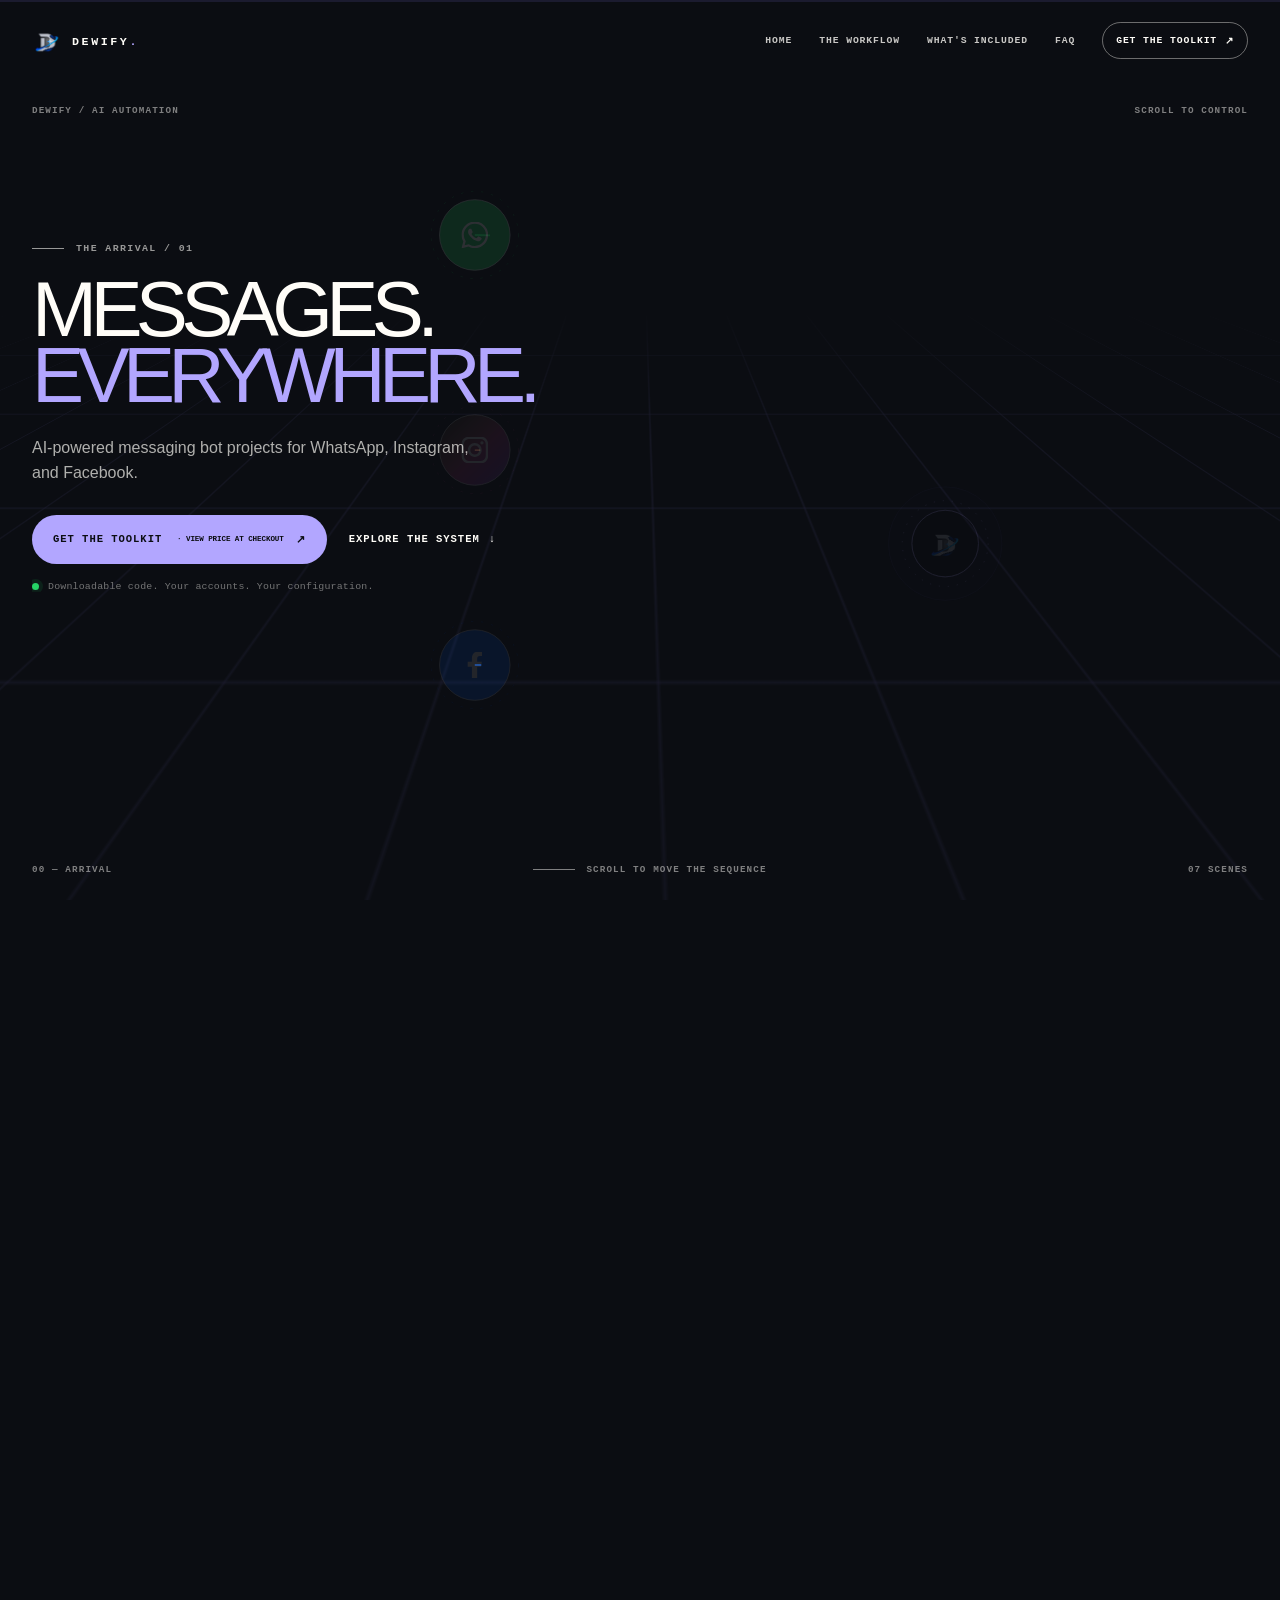
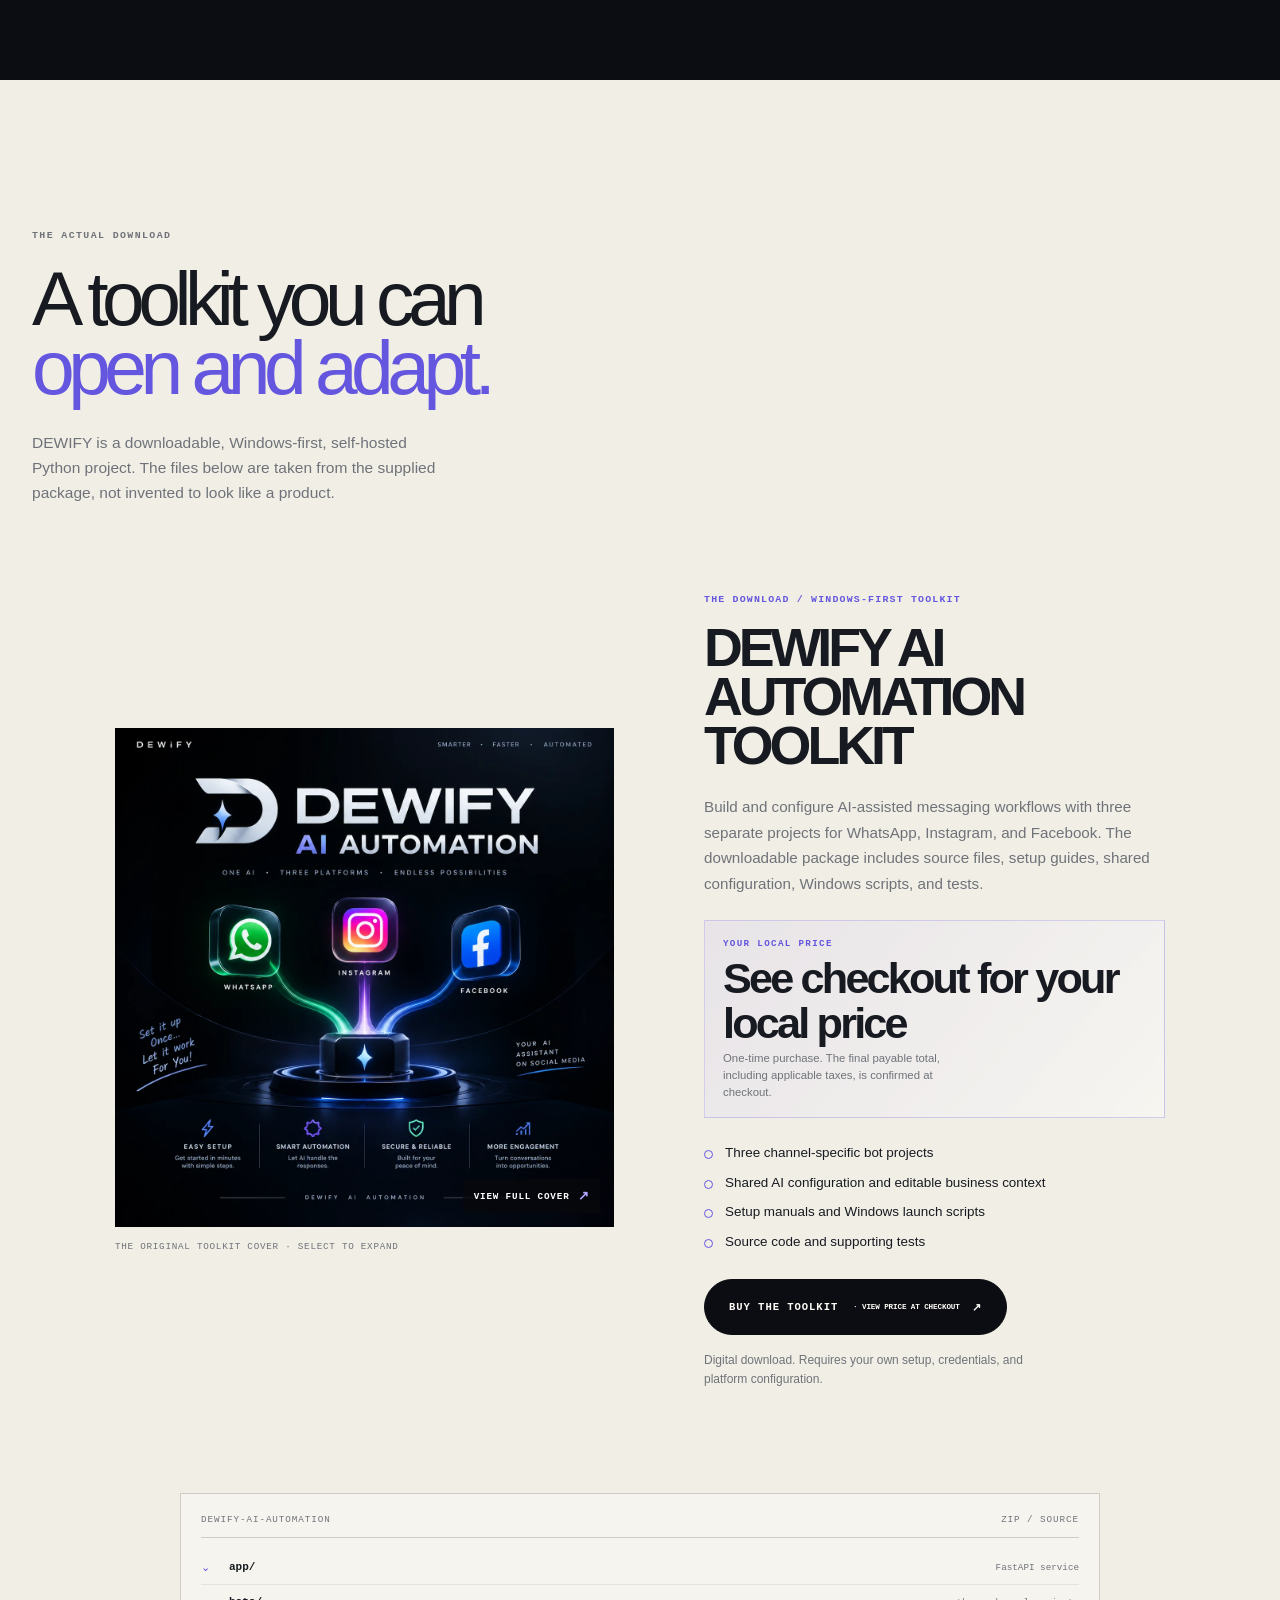
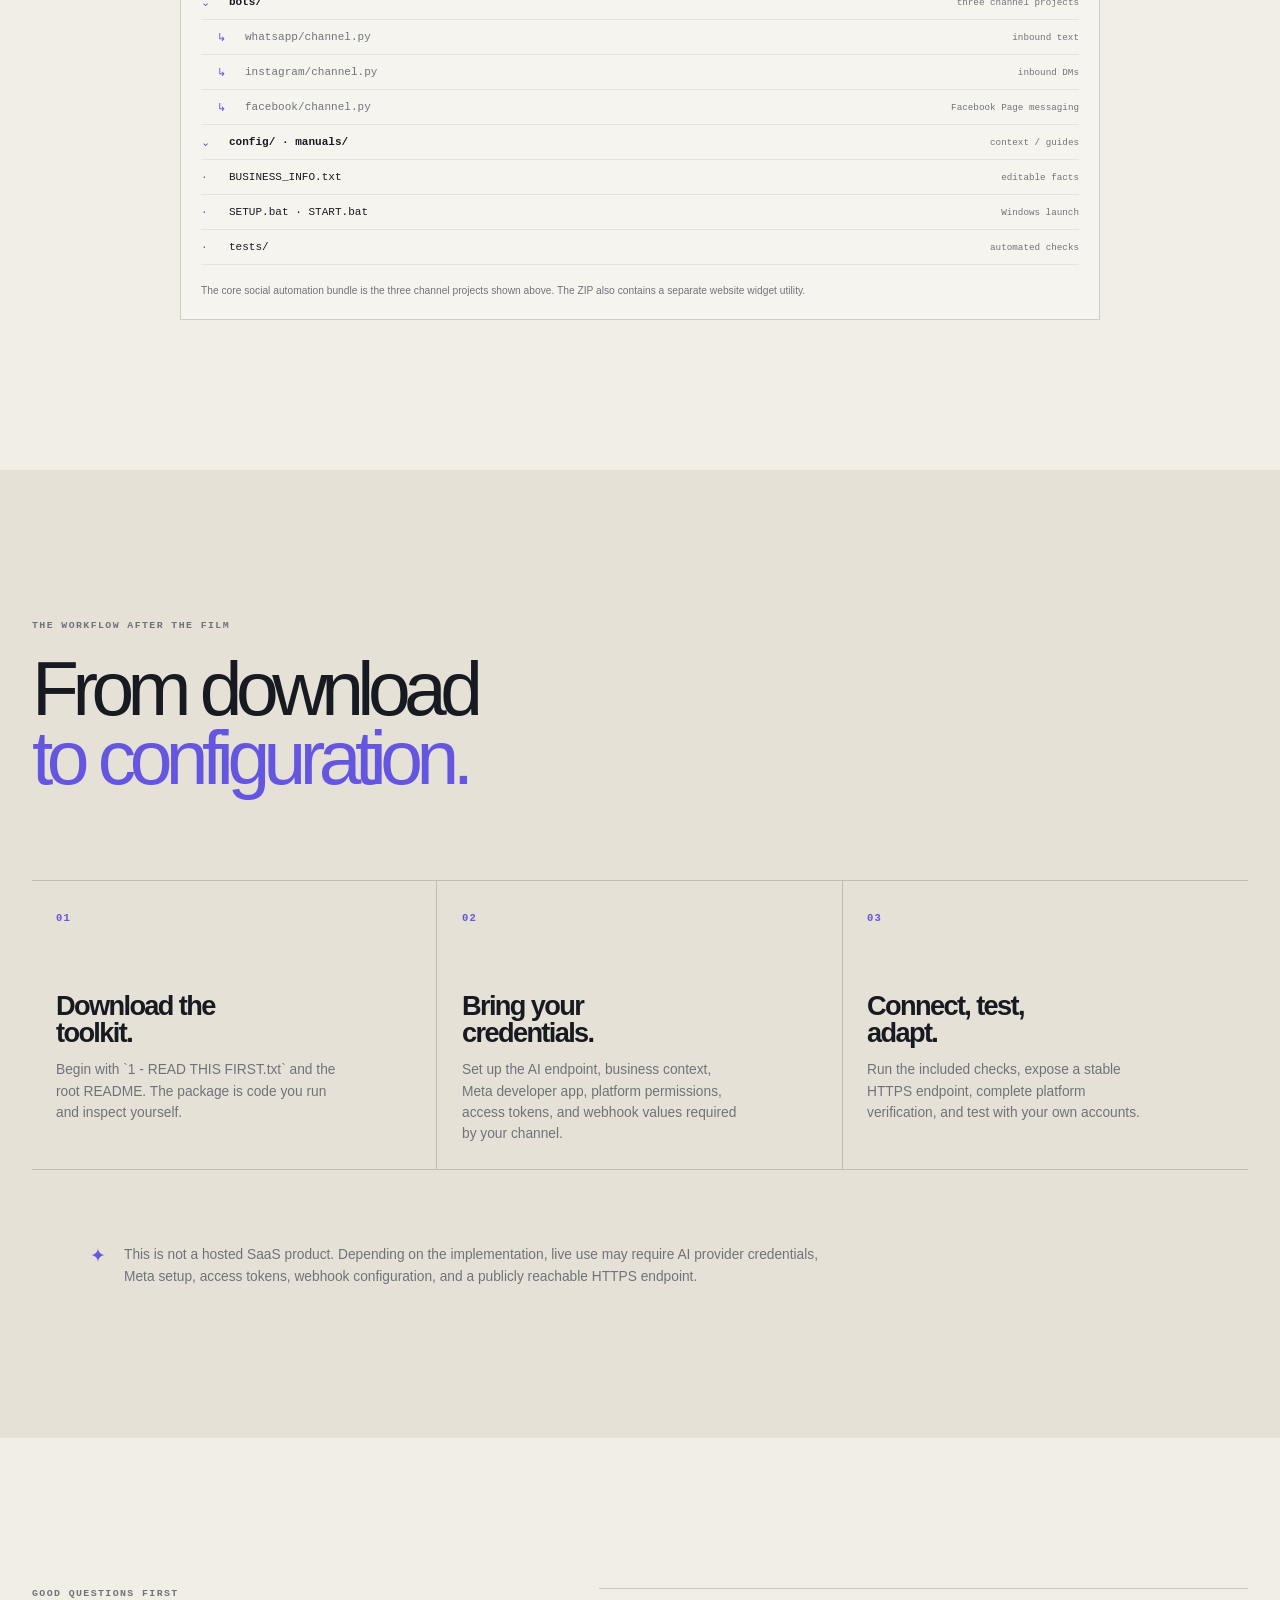
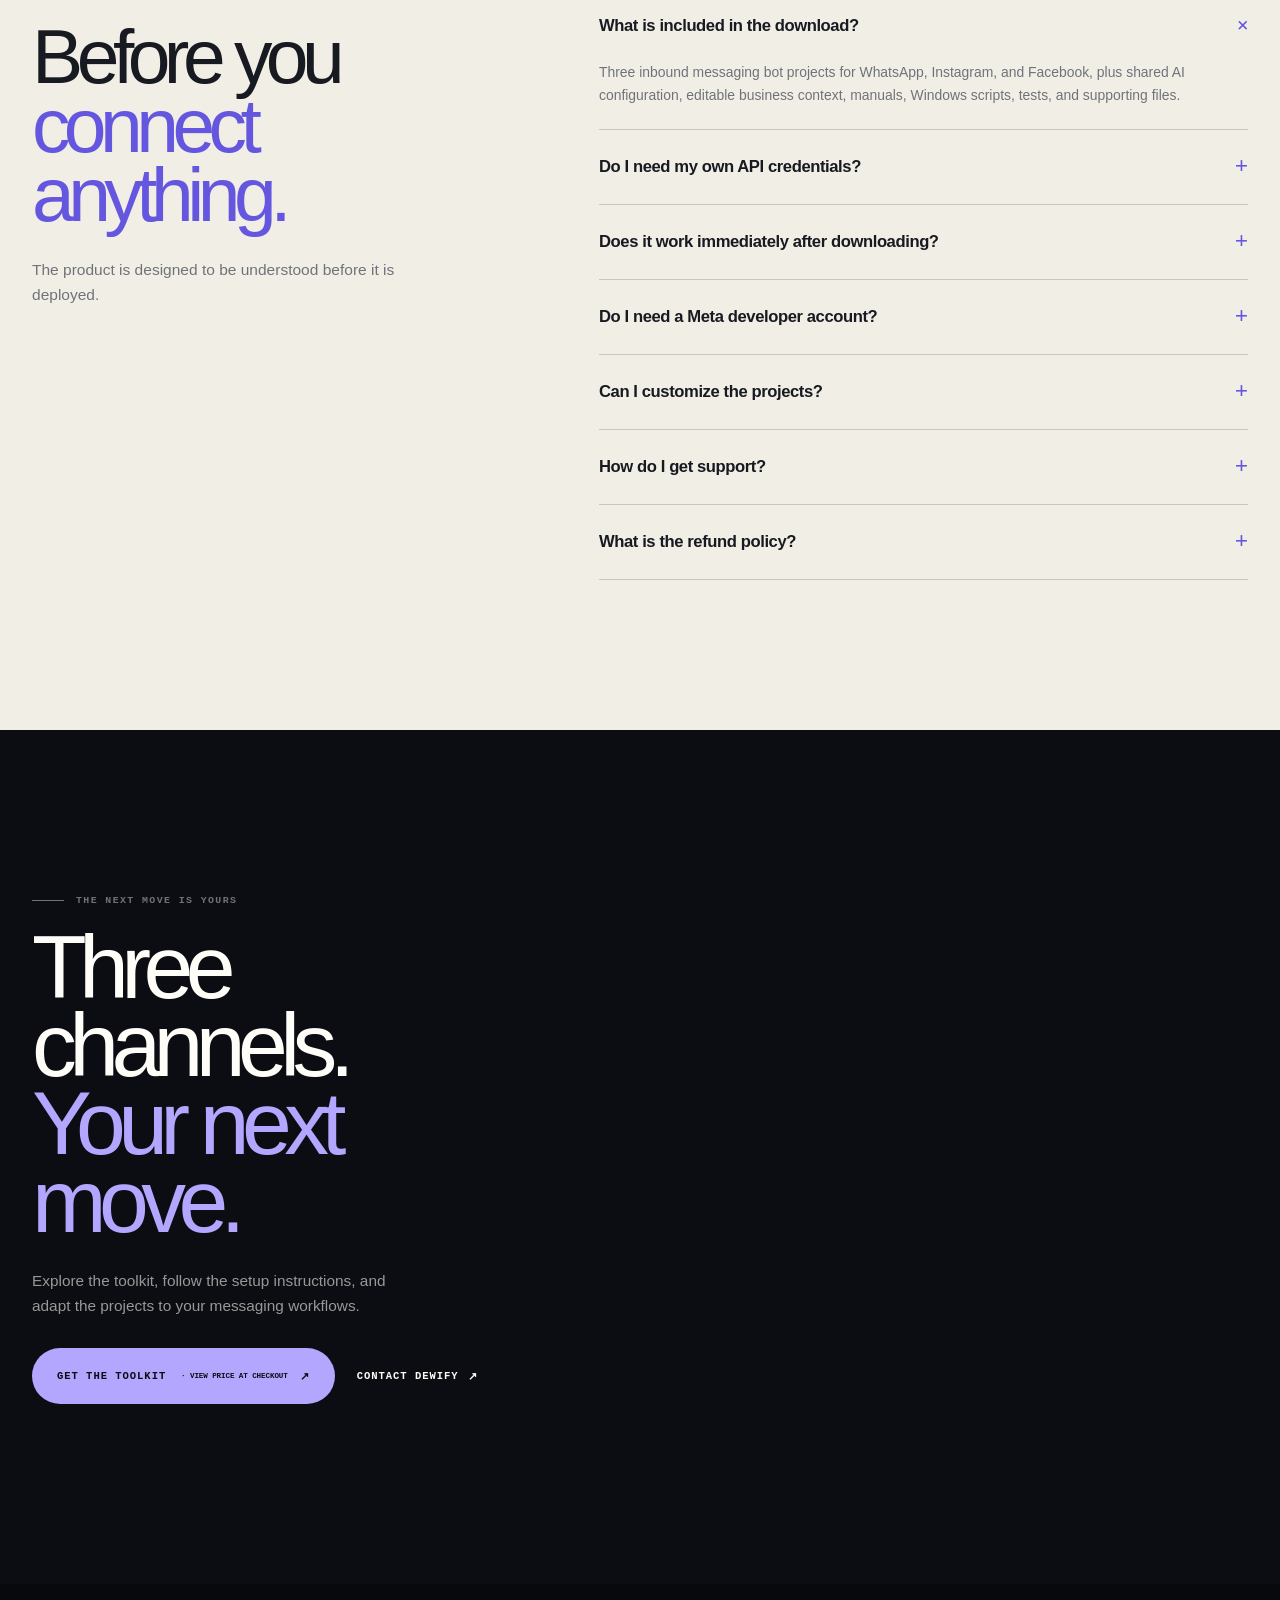
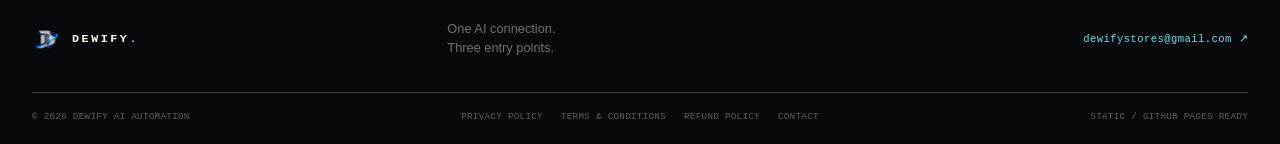
<file: index.html>
<!doctype html>
<html lang="en">
<head>
  <meta charset="utf-8">
  <meta name="viewport" content="width=device-width, initial-scale=1">
  <meta name="theme-color" content="#0b0d12">
  <meta name="description" content="DEWIFY AI AUTOMATION — a downloadable toolkit of WhatsApp, Instagram, and Facebook bot projects.">
  <meta property="og:type" content="website">
  <meta property="og:title" content="DEWIFY AI AUTOMATION — Messages. Everywhere.">
  <meta property="og:description" content="Three messaging-bot projects. One toolkit to inspect, configure, and adapt.">
  <meta property="og:image" content="assets/dewify-toolkit-cover.webp">
  <meta name="twitter:image" content="assets/dewify-toolkit-cover.webp">
  <meta name="twitter:card" content="summary">
  <link rel="icon" href="assets/favicon.ico" sizes="any">
  <link rel="icon" type="image/png" sizes="256x256" href="assets/dewify-mark.png">
  <link rel="stylesheet" href="style.css">
  <title>DEWIFY AI AUTOMATION — Messages. Everywhere.</title>
</head>
<body data-page="home">
  <a class="skip-link" href="#main-content">Skip to content</a>
  <div class="site-shell">
    <header class="site-header" data-header>
      <a class="wordmark" href="index.html" aria-label="DEWIFY AI AUTOMATION home">
        <img class="wordmark-mark" src="assets/dewify-mark.png" alt="" width="44" height="36" aria-hidden="true">
        <span class="wordmark-text">DEWIFY<span class="wordmark-dot">.</span></span>
      </a>
      <button class="menu-toggle" type="button" aria-expanded="false" aria-controls="site-nav" aria-label="Open navigation"><span></span><span></span></button>
      <nav class="site-nav" id="site-nav" aria-label="Primary navigation">
        <a href="#home">Home</a>
        <a href="#how-it-works">The Workflow</a>
        <a href="#package">What's Included</a>
        <a href="#faq">FAQ</a>
        <a class="nav-cta js-product-cta" href="mailto:dewifystores@gmail.com?subject=DEWIFY%20AI%20AUTOMATION%20Toolkit">Get the Toolkit <span aria-hidden="true">↗</span></a>
      </nav>
    </header>

    <main id="main-content">
      <section class="film" id="home" data-film aria-label="DEWIFY cinematic product story">
        <div class="film-pin">
          <div class="film-warm" aria-hidden="true"></div>
          <div class="film-grid" aria-hidden="true"></div>
          <video class="film-video" id="film-video" muted playsinline preload="metadata" poster="assets/field-loop-poster.jpg" aria-hidden="true">
            <source src="assets/field-loop.mp4" type="video/mp4">
          </video>
          <div class="film-topline"><span>DEWIFY / AI AUTOMATION</span><span>SCROLL TO CONTROL</span></div>

          <div class="film-graphic" aria-hidden="true">
            <svg class="workflow-svg" viewBox="0 0 1000 760" role="presentation">
              <defs>
                <linearGradient id="routeWa" x1="0" y1="0" x2="1" y2="1"><stop offset="0" stop-color="#25d366" stop-opacity=".12"/><stop offset="1" stop-color="#25d366" stop-opacity=".9"/></linearGradient>
                <linearGradient id="routeIg" x1="0" y1="0" x2="1" y2="1"><stop offset="0" stop-color="#f5b35e" stop-opacity=".12"/><stop offset=".55" stop-color="#d84f9a" stop-opacity=".8"/><stop offset="1" stop-color="#784bde" stop-opacity=".92"/></linearGradient>
                <linearGradient id="routeFb" x1="0" y1="0" x2="1" y2="1"><stop offset="0" stop-color="#0866ff" stop-opacity=".12"/><stop offset="1" stop-color="#0866ff" stop-opacity=".9"/></linearGradient>
                <filter id="nodeShadow" x="-50%" y="-50%" width="200%" height="200%"><feDropShadow dx="0" dy="14" stdDeviation="18" flood-color="#000" flood-opacity=".32"/></filter>
              </defs>
              <path class="route route--wa" d="M70 124 C260 124 325 280 490 385" pathLength="1"/>
              <path class="route route--ig" d="M70 380 C270 380 340 380 490 385" pathLength="1"/>
              <path class="route route--fb" d="M70 636 C255 636 330 490 490 385" pathLength="1"/>
              <path class="route route--orbit" d="M490 385 C640 295 765 308 930 218" pathLength="1"/>
              <path class="route route--orbit route--orbit-two" d="M490 385 C650 475 790 510 930 590" pathLength="1"/>

              <g class="platform-node platform-node--wa" data-platform="wa" transform="translate(70 124)"><circle class="node-disc node-disc--wa" r="42"/><image href="assets/whatsapp.svg" x="-16" y="-16" width="32" height="32"/><circle class="node-ring" r="52"/></g>
              <g class="platform-node platform-node--ig" data-platform="ig" transform="translate(70 380)"><circle class="node-disc node-disc--ig" r="42"/><image href="assets/instagram.svg" x="-16" y="-16" width="32" height="32"/><circle class="node-ring" r="52"/></g>
              <g class="platform-node platform-node--fb" data-platform="fb" transform="translate(70 636)"><circle class="node-disc node-disc--fb" r="42"/><image href="assets/facebook.svg" x="-16" y="-16" width="32" height="32"/><circle class="node-ring" r="52"/></g>

              <g class="core-node" data-core-node transform="translate(490 385)"><circle class="core-halo" r="94"/><circle class="core-disc" r="55" filter="url(#nodeShadow)"/><image href="assets/dewify-mark.png" x="-30" y="-30" width="60" height="60" preserveAspectRatio="xMidYMid meet"/><circle class="core-ring" r="71"/></g>
              <g class="signal-node signal-node--one"><circle r="4"/><text x="12" y="4">INPUT</text></g>
              <g class="signal-node signal-node--two"><circle r="4"/><text x="12" y="4">CONTEXT</text></g>
              <g class="signal-node signal-node--three"><circle r="4"/><text x="12" y="4">REPLY</text></g>
            </svg>
            <div class="message-shape message-shape--one"><span></span><span></span><span></span></div>
            <div class="message-shape message-shape--two"><span></span><span></span><span></span></div>
            <div class="message-shape message-shape--three"><span></span><span></span><span></span></div>
          </div>

          <div class="film-copy container">
            <article class="film-scene film-scene--arrival is-active" data-scene-copy="0" aria-hidden="false">
              <p class="scene-kicker"><span class="kicker-line"></span> THE ARRIVAL / 01</p>
              <h1>MESSAGES.<br><em>EVERYWHERE.</em></h1>
              <p class="scene-lede">AI-powered messaging bot projects for WhatsApp, Instagram, and Facebook.</p>
              <div class="scene-actions"><a class="button button--accent js-product-cta" href="mailto:dewifystores@gmail.com?subject=DEWIFY%20AI%20AUTOMATION%20Toolkit">Get the Toolkit <span aria-hidden="true">↗</span></a><a class="text-link text-link--light" href="#how-it-works">Explore the system <span aria-hidden="true">↓</span></a></div>
              <p class="scene-footnote"><span class="status-dot" aria-hidden="true"></span> Downloadable code. Your accounts. Your configuration.</p>
            </article>
            <article class="film-scene" data-scene-copy="1" aria-hidden="true"><p class="scene-kicker"><span class="kicker-line"></span> WHATSAPP / 02</p><h2>ONE CHANNEL.<br><em>CONNECTED.</em></h2><p class="scene-lede">A focused project for supported inbound WhatsApp text messages through the official Cloud API.</p><span class="scene-tag">CONCEPTUAL PATH / NOT A LIVE ACCOUNT</span></article>
            <article class="film-scene" data-scene-copy="2" aria-hidden="true"><p class="scene-kicker"><span class="kicker-line"></span> INSTAGRAM / 03</p><h2>ANOTHER CHANNEL.<br><em>SAME IDEA.</em></h2><p class="scene-lede">A separate Instagram messaging project shaped around the same configurable AI connection and business context.</p><span class="scene-tag">CONFIGURABLE / INSPECTABLE / ADAPTABLE</span></article>
            <article class="film-scene" data-scene-copy="3" aria-hidden="true"><p class="scene-kicker"><span class="kicker-line"></span> FACEBOOK / 04</p><h2>THREE PROJECTS.<br><em>ONE TOOLKIT.</em></h2><p class="scene-lede">Facebook completes the set with a separate Page messaging project, giving you three channel implementations in one toolkit.</p><span class="scene-tag">WHATSAPP · INSTAGRAM · FACEBOOK</span></article>
            <article class="film-scene film-scene--converge" data-scene-copy="4" aria-hidden="true"><p class="scene-kicker"><span class="kicker-line"></span> CONVERGENCE / 05</p><h2>YOUR WORKFLOW<br><em>STARTS HERE.</em></h2><p class="scene-lede">Follow the paths into one DEWIFY-branded starting point. The toolkit gives you components to configure, test, and make your own.</p><span class="scene-tag">ONE AI CONNECTION / THREE ENTRY POINTS</span></article>
            <article class="film-scene film-scene--product" data-scene-copy="5" aria-hidden="true"><p class="scene-kicker"><span class="kicker-line"></span> THE REAL PRODUCT / 06</p><h2>NOT JUST AN IDEA.<br><em>A TOOLKIT TO BUILD WITH.</em></h2><p class="scene-lede">Real files, manuals, scripts, and tests — not a fake dashboard and not a hosted service.</p><span class="scene-tag">PYTHON · CONFIG · MANUALS · TESTS</span></article>
            <article class="film-scene film-scene--finish" data-scene-copy="6" aria-hidden="true"><p class="scene-kicker"><span class="kicker-line"></span> THE FINISH / 07</p><h2>THREE CHANNELS.<br><em>YOUR NEXT MOVE.</em></h2><p class="scene-lede">Explore the toolkit, follow the setup instructions, and adapt the projects to your messaging workflows.</p><div class="scene-actions"><a class="button button--accent js-product-cta" href="mailto:dewifystores@gmail.com?subject=DEWIFY%20AI%20AUTOMATION%20Toolkit">Get the Toolkit <span aria-hidden="true">↗</span></a><a class="text-link text-link--light" href="mailto:dewifystores@gmail.com?subject=DEWIFY%20Support">Contact DEWIFY <span aria-hidden="true">↗</span></a></div></article>
          </div>
          <div class="film-file-card" aria-hidden="true"><span>DOWNLOAD / SOURCE</span><strong>DEWIFY-AI-AUTOMATION</strong><small>app/ · bots/ · config/ · manuals/</small></div>
          <div class="film-bottomline"><span data-film-progress>00 — ARRIVAL</span><span class="film-scroll-note"><span class="scroll-line"></span> Scroll to move the sequence</span><span>07 SCENES</span></div>
        </div>
      </section>

      <section class="calm-section package-section" id="package" aria-labelledby="package-title">
        <div class="container calm-intro"><p class="eyebrow">The actual download</p><h2 id="package-title">A toolkit you can<br><em>open and adapt.</em></h2><p class="calm-lede">DEWIFY is a downloadable, Windows-first, self-hosted Python project. The files below are taken from the supplied package, not invented to look like a product.</p></div>
        <div class="container package-grid">
          <article class="product-showcase" aria-labelledby="product-title">
            <div class="product-artwork">
              <button class="product-cover-open" type="button" data-cover-open aria-label="Open the full DEWIFY AI Automation Toolkit cover">
                <img class="product-cover-image" src="assets/dewify-toolkit-cover.webp" alt="DEWIFY AI Automation cover showing the brand mark and connected WhatsApp, Instagram, and Facebook platform icons" width="1254" height="1254" loading="lazy" decoding="async">
                <span class="cover-open-cue" aria-hidden="true">VIEW FULL COVER <span>↗</span></span>
              </button>
              <p class="product-image-caption">THE ORIGINAL TOOLKIT COVER · SELECT TO EXPAND</p>
            </div>
            <div class="product-copy">
              <p class="product-eyebrow">THE DOWNLOAD / WINDOWS-FIRST TOOLKIT</p>
              <h3 id="product-title">DEWIFY AI AUTOMATION TOOLKIT</h3>
              <p class="product-description">Build and configure AI-assisted messaging workflows with three separate projects for WhatsApp, Instagram, and Facebook. The downloadable package includes source files, setup guides, shared configuration, Windows scripts, and tests.</p>
              <ul class="product-includes" aria-label="Included in the toolkit">
                <li>Three channel-specific bot projects</li>
                <li>Shared AI configuration and editable business context</li>
                <li>Setup manuals and Windows launch scripts</li>
                <li>Source code and supporting tests</li>
              </ul>
              <a class="button button--dark button--large js-product-cta" data-contact-subject="Purchase request: DEWIFY AI AUTOMATION Toolkit" href="mailto:dewifystores@gmail.com?subject=Purchase%20request%3A%20DEWIFY%20AI%20AUTOMATION%20Toolkit">Buy the Toolkit <span aria-hidden="true">↗</span></a>
              <p class="product-requirement">Digital download. Requires your own setup, credentials, and platform configuration.</p>
            </div>
          </article>
          <div class="file-tree file-tree--large" aria-label="Product package file structure">
            <div class="tree-topline"><span>DEWIFY-AI-AUTOMATION</span><span>ZIP / SOURCE</span></div>
            <div class="tree-row tree-row--folder"><span class="tree-glyph" aria-hidden="true">⌄</span><strong>app/</strong><span>FastAPI service</span></div>
            <div class="tree-row tree-row--folder"><span class="tree-glyph" aria-hidden="true">⌄</span><strong>bots/</strong><span>three channel projects</span></div>
            <div class="tree-row tree-row--child"><span class="tree-glyph" aria-hidden="true">↳</span><code>whatsapp/channel.py</code><span>inbound text</span></div>
            <div class="tree-row tree-row--child"><span class="tree-glyph" aria-hidden="true">↳</span><code>instagram/channel.py</code><span>inbound DMs</span></div>
            <div class="tree-row tree-row--child"><span class="tree-glyph" aria-hidden="true">↳</span><code>facebook/channel.py</code><span>Facebook Page messaging</span></div>
            <div class="tree-row tree-row--folder"><span class="tree-glyph" aria-hidden="true">⌄</span><strong>config/ · manuals/</strong><span>context / guides</span></div>
            <div class="tree-row"><span class="tree-glyph" aria-hidden="true">·</span><code>BUSINESS_INFO.txt</code><span>editable facts</span></div>
            <div class="tree-row"><span class="tree-glyph" aria-hidden="true">·</span><code>SETUP.bat · START.bat</code><span>Windows launch</span></div>
            <div class="tree-row"><span class="tree-glyph" aria-hidden="true">·</span><code>tests/</code><span>automated checks</span></div>
            <p class="tree-footnote">The core social automation bundle is the three channel projects shown above. The ZIP also contains a separate website widget utility.</p>
          </div>
        </div>
      </section>

      <section class="calm-section workflow-section" id="how-it-works" aria-labelledby="workflow-title">
        <div class="container workflow-heading"><p class="eyebrow">The workflow after the film</p><h2 id="workflow-title">From download<br><em>to configuration.</em></h2></div>
        <div class="container workflow-steps">
          <article><span>01</span><h3>Download the toolkit.</h3><p>Begin with `1 - READ THIS FIRST.txt` and the root README. The package is code you run and inspect yourself.</p></article>
          <article><span>02</span><h3>Bring your credentials.</h3><p>Set up the AI endpoint, business context, Meta developer app, platform permissions, access tokens, and webhook values required by your channel.</p></article>
          <article><span>03</span><h3>Connect, test, adapt.</h3><p>Run the included checks, expose a stable HTTPS endpoint, complete platform verification, and test with your own accounts.</p></article>
        </div>
        <div class="container setup-callout"><span class="callout-mark">✦</span><p>This is not a hosted SaaS product. Depending on the implementation, live use may require AI provider credentials, Meta setup, access tokens, webhook configuration, and a publicly reachable HTTPS endpoint.</p></div>
      </section>

      <section class="calm-section faq-section" id="faq" aria-labelledby="faq-title">
        <div class="container faq-layout"><div class="faq-heading"><p class="eyebrow">Good questions first</p><h2 id="faq-title">Before you<br><em>connect anything.</em></h2><p class="calm-lede">The product is designed to be understood before it is deployed.</p></div><div class="faq-list">
          <details open><summary>What is included in the download?</summary><p>Three inbound messaging bot projects for WhatsApp, Instagram, and Facebook, plus shared AI configuration, editable business context, manuals, Windows scripts, tests, and supporting files.</p></details>
          <details><summary>Do I need my own API credentials?</summary><p>Yes. You supply the AI endpoint configuration and the relevant Meta credentials, account IDs, access tokens, app secret, verify token, and permissions required for the channel you choose.</p></details>
          <details><summary>Does it work immediately after downloading?</summary><p>No. You need to install prerequisites, configure the AI model and business information, set up the channel, and test the webhook before using it with real conversations.</p></details>
          <details><summary>Do I need a Meta developer account?</summary><p>For the WhatsApp, Instagram, and Facebook integrations, you need the corresponding Meta app/account setup and permissions described in the included manuals. Requirements vary by channel.</p></details>
          <details><summary>Can I customize the projects?</summary><p>Yes. The code and configuration are supplied for inspection and adaptation while keeping credentials private.</p></details>
          <details><summary>How do I get support?</summary><p>Email <a href="mailto:dewifystores@gmail.com">dewifystores@gmail.com</a> with the channel and setup step. Never send API keys, access tokens, or private `.env` files.</p></details>
          <details><summary>What is the refund policy?</summary><p>A specific refund policy was not supplied with the product files. Contact <a href="mailto:dewifystores@gmail.com">dewifystores@gmail.com</a> for the current policy before purchase.</p></details>
        </div></div>
      </section>

      <section class="finish-section" id="get-the-toolkit" aria-labelledby="finish-title"><div class="container finish-inner"><p class="eyebrow eyebrow--light"><span class="eyebrow-line"></span> The next move is yours</p><h2 id="finish-title">Three channels.<br><em>Your next move.</em></h2><p>Explore the toolkit, follow the setup instructions, and adapt the projects to your messaging workflows.</p><div class="finish-actions"><a class="button button--accent button--large js-product-cta" href="mailto:dewifystores@gmail.com?subject=DEWIFY%20AI%20AUTOMATION%20Toolkit">Get the Toolkit <span aria-hidden="true">↗</span></a><a class="text-link text-link--light" href="mailto:dewifystores@gmail.com?subject=DEWIFY%20Support">Contact DEWIFY <span aria-hidden="true">↗</span></a></div></div></section>
    </main>

    <footer class="site-footer"><div class="container footer-top"><a class="wordmark wordmark--footer" href="index.html" aria-label="DEWIFY AI AUTOMATION home"><img class="wordmark-mark" src="assets/dewify-mark.png" alt="" width="44" height="36" aria-hidden="true"><span class="wordmark-text">DEWIFY<span class="wordmark-dot">.</span></span></a><p>One AI connection.<br>Three entry points.</p><a class="footer-email" href="mailto:dewifystores@gmail.com">dewifystores@gmail.com <span aria-hidden="true">↗</span></a></div><div class="container footer-bottom"><span>© 2026 DEWIFY AI AUTOMATION</span><nav aria-label="Legal"><a href="privacy.html">Privacy Policy</a><a href="terms.html">Terms &amp; Conditions</a><a href="refund.html">Refund Policy</a><a href="contact.html">Contact</a></nav><span>Static / GitHub Pages ready</span></div></footer>
  </div>
  <dialog class="cover-lightbox" id="cover-lightbox" aria-label="Full DEWIFY toolkit cover">
    <button class="cover-lightbox-close" type="button" data-cover-close aria-label="Close full cover">CLOSE <span aria-hidden="true">×</span></button>
    <img src="assets/dewify-toolkit-cover.webp" alt="Full DEWIFY AI Automation Toolkit cover artwork" width="1254" height="1254" decoding="async">
    <p>DEWIFY AI AUTOMATION TOOLKIT</p>
  </dialog>
  <script src="script.js" defer></script>
  <script src="paddle-scroll-upgrade.js" defer></script>
</body>
</html>
</file>
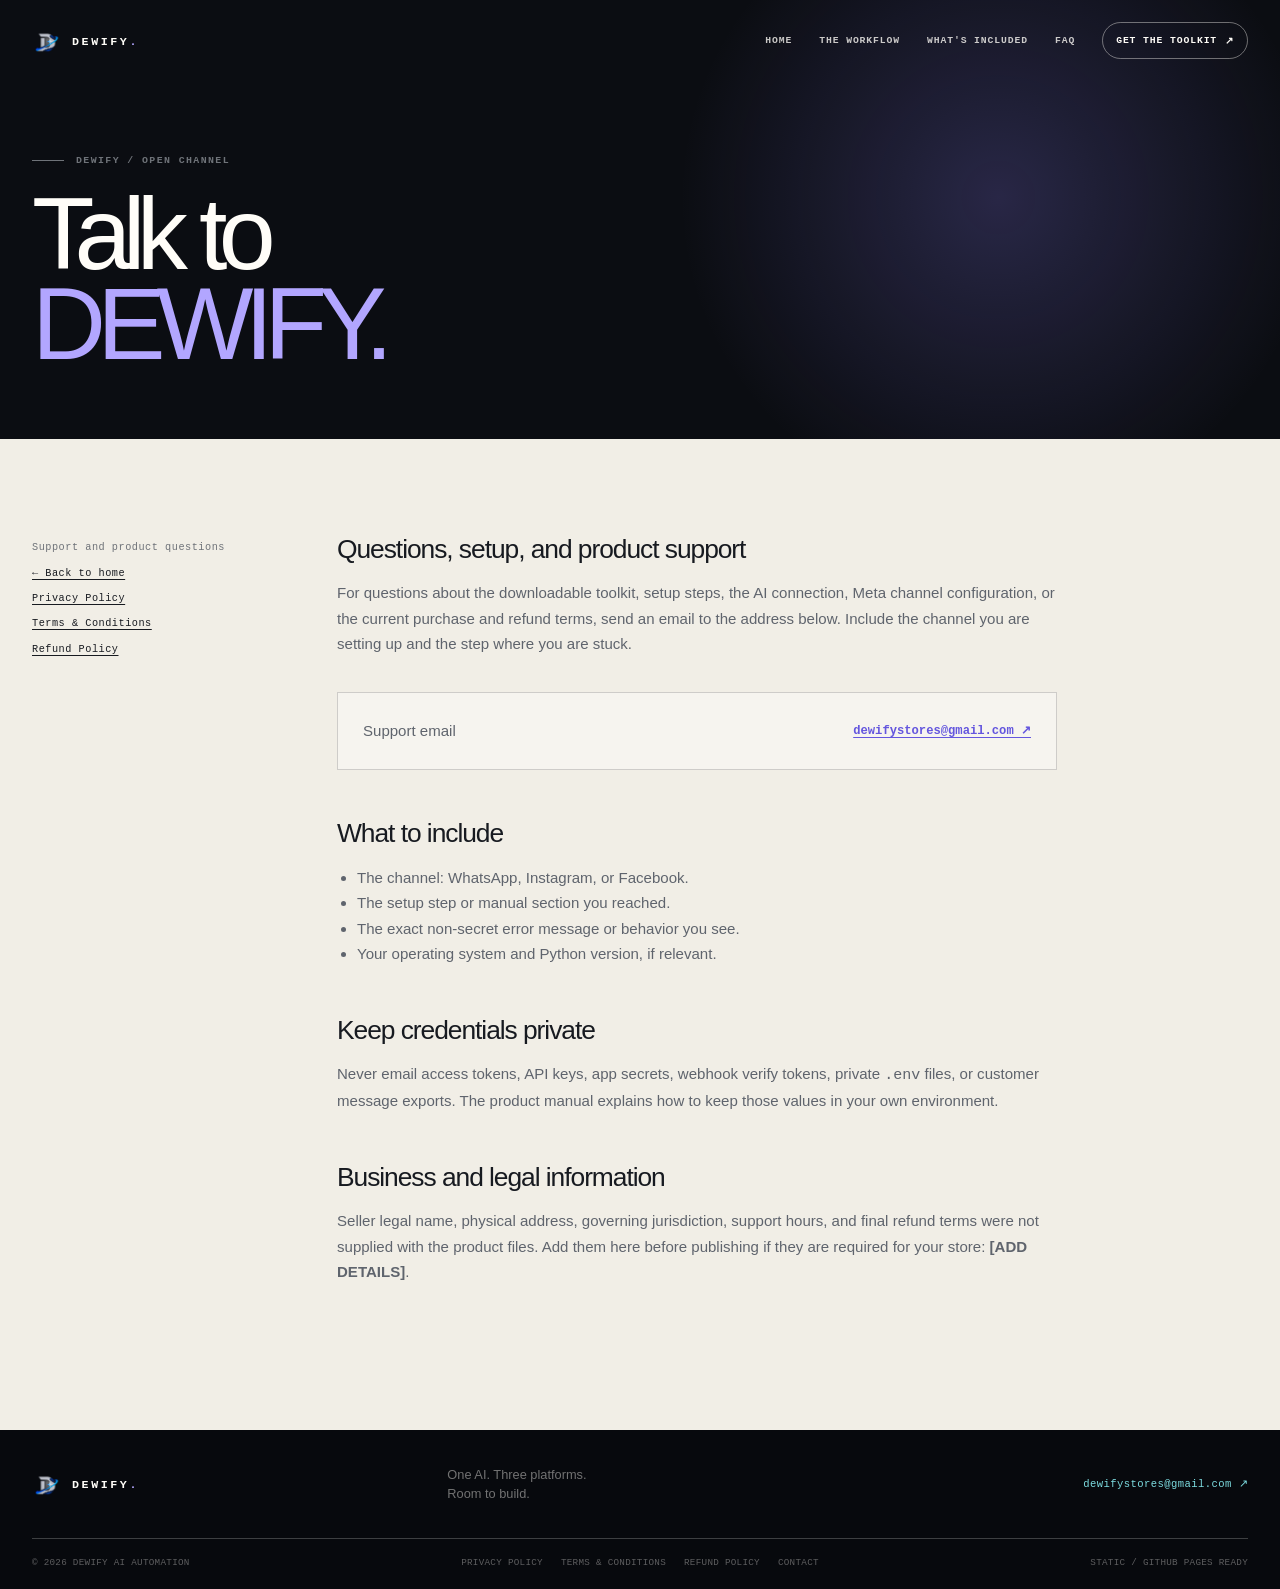
<file: contact.html>
<!doctype html>
<html lang="en">
<head>
  <meta charset="utf-8"><meta name="viewport" content="width=device-width, initial-scale=1"><meta name="theme-color" content="#0a0d15"><meta name="description" content="Contact DEWIFY AI AUTOMATION support."><link rel="icon" href="assets/favicon.ico" sizes="any">
  <link rel="icon" type="image/png" sizes="256x256" href="assets/dewify-mark.png"><link rel="stylesheet" href="style.css"><title>Contact — DEWIFY AI AUTOMATION</title>
</head>
<body data-page="legal">
  <a class="skip-link" href="#main-content">Skip to content</a><div class="site-shell"><header class="site-header" data-header><a class="wordmark" href="index.html" aria-label="DEWIFY AI AUTOMATION home"><img class="wordmark-mark" src="assets/dewify-mark.png" alt="" width="44" height="36" aria-hidden="true"><span class="wordmark-text">DEWIFY<span class="wordmark-dot">.</span></span></a><button class="menu-toggle" type="button" aria-expanded="false" aria-controls="site-nav" aria-label="Open navigation"><span></span><span></span></button><nav class="site-nav" id="site-nav" aria-label="Primary navigation"><a href="index.html#home">Home</a><a href="index.html#how-it-works">The Workflow</a><a href="index.html#package">What's Included</a><a href="index.html#faq">FAQ</a><a class="nav-cta js-product-cta" href="mailto:dewifystores@gmail.com?subject=DEWIFY%20AI%20AUTOMATION%20Product">Get the Toolkit <span aria-hidden="true">↗</span></a></nav></header><main id="main-content"><section class="page-hero"><div class="container"><p class="eyebrow eyebrow--light"><span class="eyebrow-line"></span> DEWIFY / OPEN CHANNEL</p><h1>Talk to<br><em>DEWIFY.</em></h1></div></section><section class="legal-section"><div class="container legal-layout"><aside class="legal-aside">Support and product questions<a href="index.html">← Back to home</a><a href="privacy.html">Privacy Policy</a><a href="terms.html">Terms &amp; Conditions</a><a href="refund.html">Refund Policy</a></aside><article class="legal-copy"><h2>Questions, setup, and product support</h2><p>For questions about the downloadable toolkit, setup steps, the AI connection, Meta channel configuration, or the current purchase and refund terms, send an email to the address below. Include the channel you are setting up and the step where you are stuck.</p><div class="contact-card"><p>Support email</p><a href="mailto:dewifystores@gmail.com">dewifystores@gmail.com <span aria-hidden="true">↗</span></a></div><h2>What to include</h2><ul><li>The channel: WhatsApp, Instagram, or Facebook.</li><li>The setup step or manual section you reached.</li><li>The exact non-secret error message or behavior you see.</li><li>Your operating system and Python version, if relevant.</li></ul><h2>Keep credentials private</h2><p>Never email access tokens, API keys, app secrets, webhook verify tokens, private <code>.env</code> files, or customer message exports. The product manual explains how to keep those values in your own environment.</p><h2>Business and legal information</h2><p>Seller legal name, physical address, governing jurisdiction, support hours, and final refund terms were not supplied with the product files. Add them here before publishing if they are required for your store: <strong>[ADD DETAILS]</strong>.</p></article></div></section></main><footer class="site-footer"><div class="container footer-top"><a class="wordmark wordmark--footer" href="index.html" aria-label="DEWIFY AI AUTOMATION home"><img class="wordmark-mark" src="assets/dewify-mark.png" alt="" width="44" height="36" aria-hidden="true"><span class="wordmark-text">DEWIFY<span class="wordmark-dot">.</span></span></a><p>One AI. Three platforms.<br>Room to build.</p><a class="footer-email" href="mailto:dewifystores@gmail.com">dewifystores@gmail.com <span aria-hidden="true">↗</span></a></div><div class="container footer-bottom"><span>© 2026 DEWIFY AI AUTOMATION</span><nav aria-label="Legal"><a href="privacy.html">Privacy Policy</a><a href="terms.html">Terms &amp; Conditions</a><a href="refund.html">Refund Policy</a><a href="contact.html" aria-current="page">Contact</a></nav><span>Static / GitHub Pages ready</span></div></footer></div><script src="script.js" defer></script>
</body>
</html>
</file>
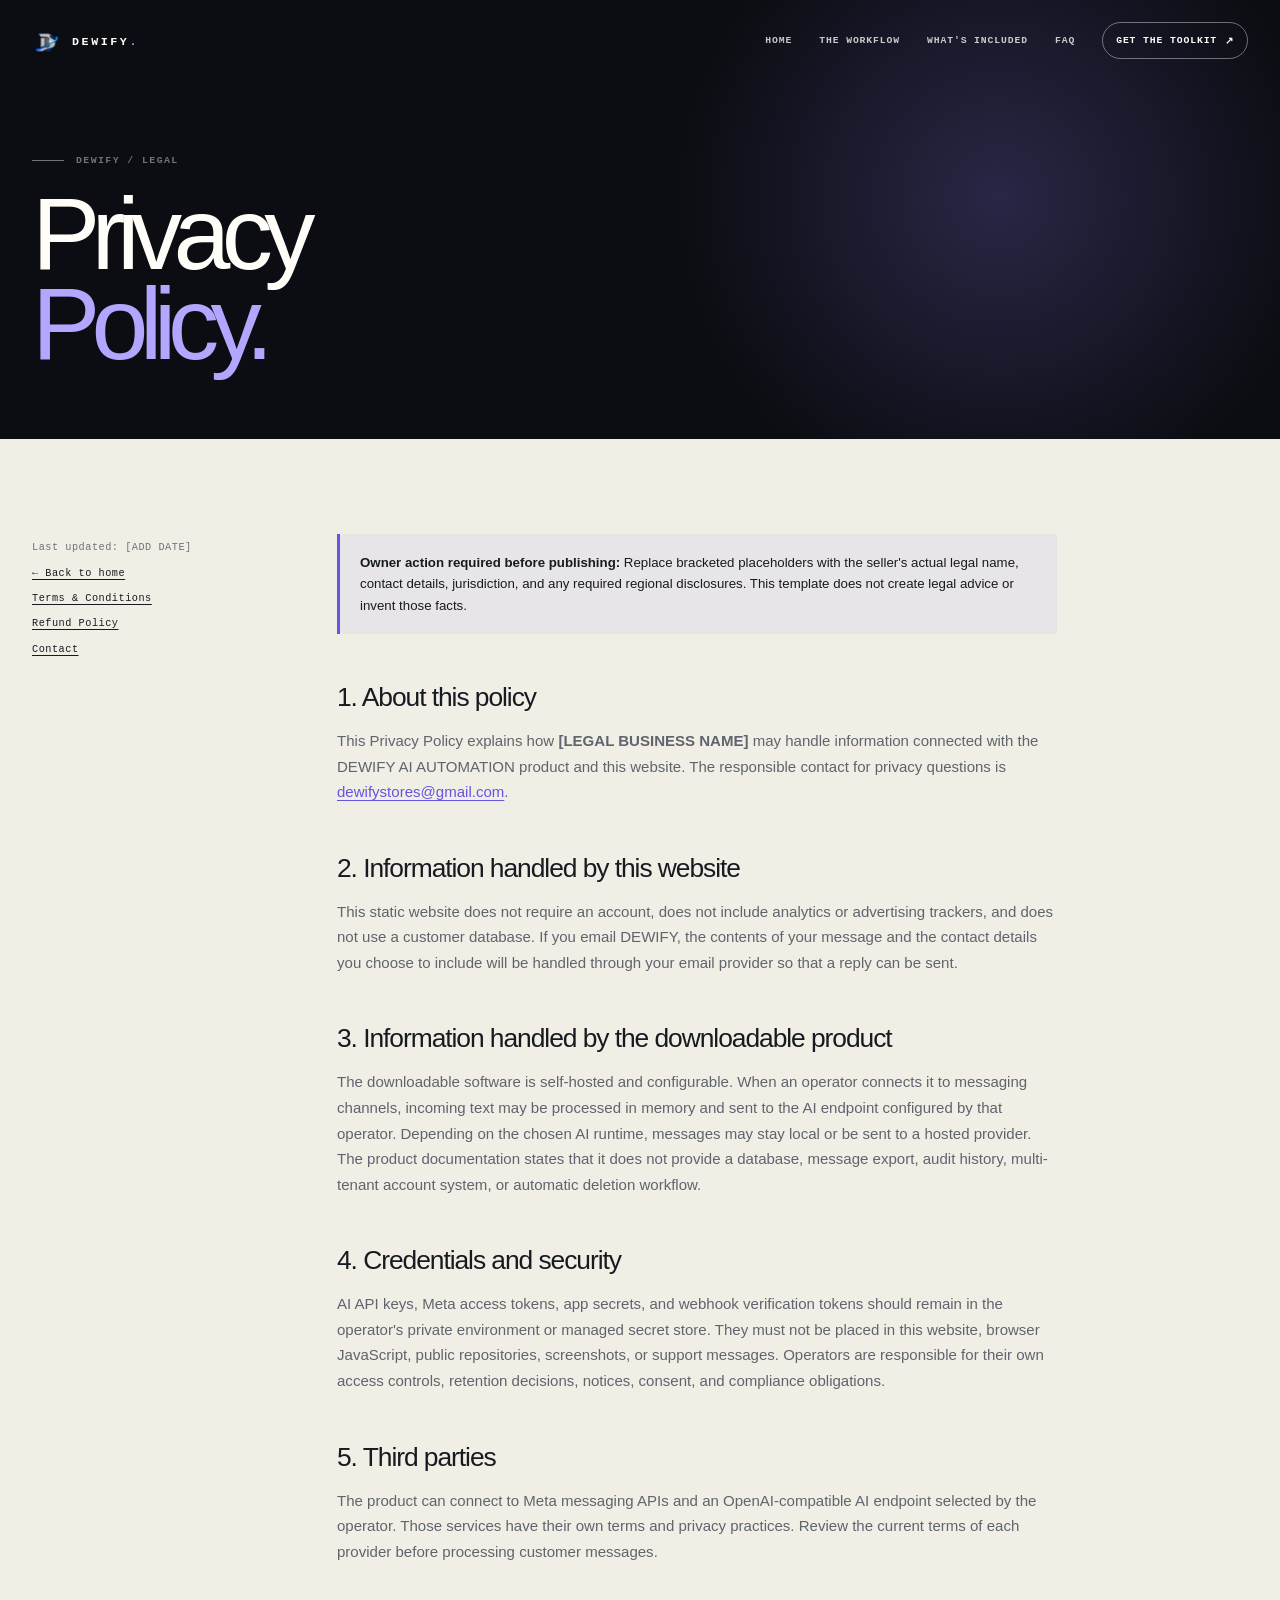
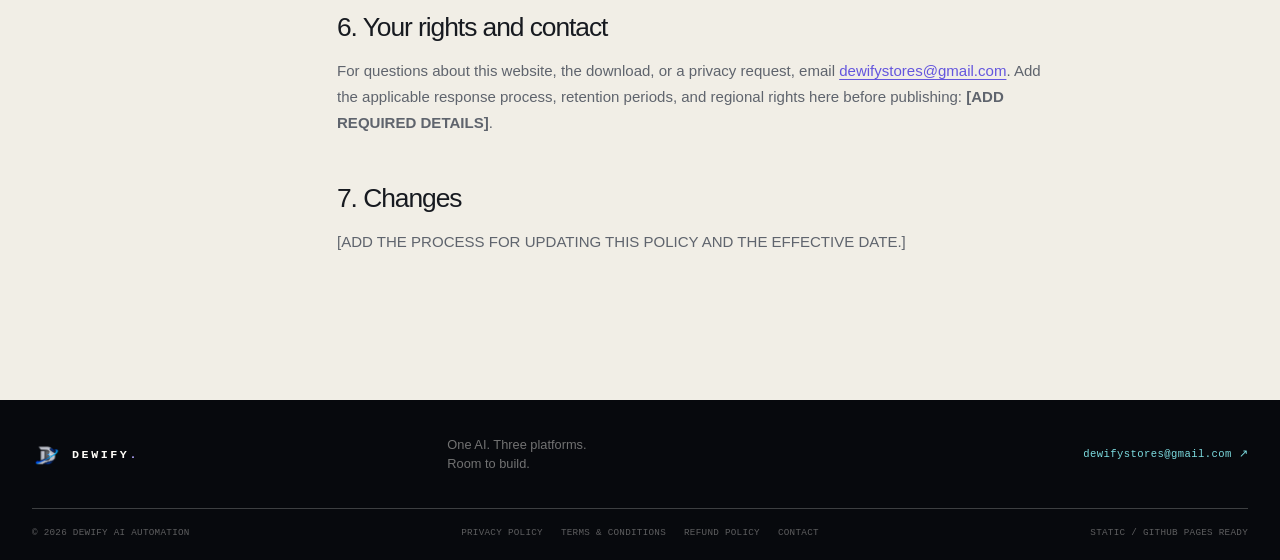
<file: privacy.html>
<!doctype html>
<html lang="en">
<head>
  <meta charset="utf-8"><meta name="viewport" content="width=device-width, initial-scale=1"><meta name="theme-color" content="#0a0d15"><meta name="description" content="Privacy Policy for DEWIFY AI AUTOMATION."><link rel="icon" href="assets/favicon.ico" sizes="any">
  <link rel="icon" type="image/png" sizes="256x256" href="assets/dewify-mark.png"><link rel="stylesheet" href="style.css"><title>Privacy Policy — DEWIFY AI AUTOMATION</title>
</head>
<body data-page="legal">
  <a class="skip-link" href="#main-content">Skip to content</a>
  <div class="site-shell">
    <header class="site-header" data-header>
      <a class="wordmark" href="index.html" aria-label="DEWIFY AI AUTOMATION home"><img class="wordmark-mark" src="assets/dewify-mark.png" alt="" width="44" height="36" aria-hidden="true"><span class="wordmark-text">DEWIFY<span class="wordmark-dot">.</span></span></a>
      <button class="menu-toggle" type="button" aria-expanded="false" aria-controls="site-nav" aria-label="Open navigation"><span></span><span></span></button>
      <nav class="site-nav" id="site-nav" aria-label="Primary navigation"><a href="index.html#home">Home</a><a href="index.html#how-it-works">The Workflow</a><a href="index.html#package">What's Included</a><a href="index.html#faq">FAQ</a><a class="nav-cta js-product-cta" href="mailto:dewifystores@gmail.com?subject=DEWIFY%20AI%20AUTOMATION%20Product">Get the Toolkit <span aria-hidden="true">↗</span></a></nav>
    </header>
    <main id="main-content">
      <section class="page-hero"><div class="container"><p class="eyebrow eyebrow--light"><span class="eyebrow-line"></span> DEWIFY / LEGAL</p><h1>Privacy<br><em>Policy.</em></h1></div></section>
      <section class="legal-section"><div class="container legal-layout"><aside class="legal-aside">Last updated: [ADD DATE]<a href="index.html">← Back to home</a><a href="terms.html">Terms &amp; Conditions</a><a href="refund.html">Refund Policy</a><a href="contact.html">Contact</a></aside><article class="legal-copy">
        <div class="notice"><strong>Owner action required before publishing:</strong> Replace bracketed placeholders with the seller's actual legal name, contact details, jurisdiction, and any required regional disclosures. This template does not create legal advice or invent those facts.</div>
        <h2>1. About this policy</h2><p>This Privacy Policy explains how <strong>[LEGAL BUSINESS NAME]</strong> may handle information connected with the DEWIFY AI AUTOMATION product and this website. The responsible contact for privacy questions is <a href="mailto:dewifystores@gmail.com">dewifystores@gmail.com</a>.</p>
        <h2>2. Information handled by this website</h2><p>This static website does not require an account, does not include analytics or advertising trackers, and does not use a customer database. If you email DEWIFY, the contents of your message and the contact details you choose to include will be handled through your email provider so that a reply can be sent.</p>
        <h2>3. Information handled by the downloadable product</h2><p>The downloadable software is self-hosted and configurable. When an operator connects it to messaging channels, incoming text may be processed in memory and sent to the AI endpoint configured by that operator. Depending on the chosen AI runtime, messages may stay local or be sent to a hosted provider. The product documentation states that it does not provide a database, message export, audit history, multi-tenant account system, or automatic deletion workflow.</p>
        <h2>4. Credentials and security</h2><p>AI API keys, Meta access tokens, app secrets, and webhook verification tokens should remain in the operator's private environment or managed secret store. They must not be placed in this website, browser JavaScript, public repositories, screenshots, or support messages. Operators are responsible for their own access controls, retention decisions, notices, consent, and compliance obligations.</p>
        <h2>5. Third parties</h2><p>The product can connect to Meta messaging APIs and an OpenAI-compatible AI endpoint selected by the operator. Those services have their own terms and privacy practices. Review the current terms of each provider before processing customer messages.</p>
        <h2>6. Your rights and contact</h2><p>For questions about this website, the download, or a privacy request, email <a href="mailto:dewifystores@gmail.com">dewifystores@gmail.com</a>. Add the applicable response process, retention periods, and regional rights here before publishing: <strong>[ADD REQUIRED DETAILS]</strong>.</p>
        <h2>7. Changes</h2><p>[ADD THE PROCESS FOR UPDATING THIS POLICY AND THE EFFECTIVE DATE.]</p>
      </article></div></section>
    </main>
    <footer class="site-footer"><div class="container footer-top"><a class="wordmark wordmark--footer" href="index.html" aria-label="DEWIFY AI AUTOMATION home"><img class="wordmark-mark" src="assets/dewify-mark.png" alt="" width="44" height="36" aria-hidden="true"><span class="wordmark-text">DEWIFY<span class="wordmark-dot">.</span></span></a><p>One AI. Three platforms.<br>Room to build.</p><a class="footer-email" href="mailto:dewifystores@gmail.com">dewifystores@gmail.com <span aria-hidden="true">↗</span></a></div><div class="container footer-bottom"><span>© 2026 DEWIFY AI AUTOMATION</span><nav aria-label="Legal"><a href="privacy.html" aria-current="page">Privacy Policy</a><a href="terms.html">Terms &amp; Conditions</a><a href="refund.html">Refund Policy</a><a href="contact.html">Contact</a></nav><span>Static / GitHub Pages ready</span></div></footer>
  </div>
  <script src="script.js" defer></script>
</body>
</html>
</file>
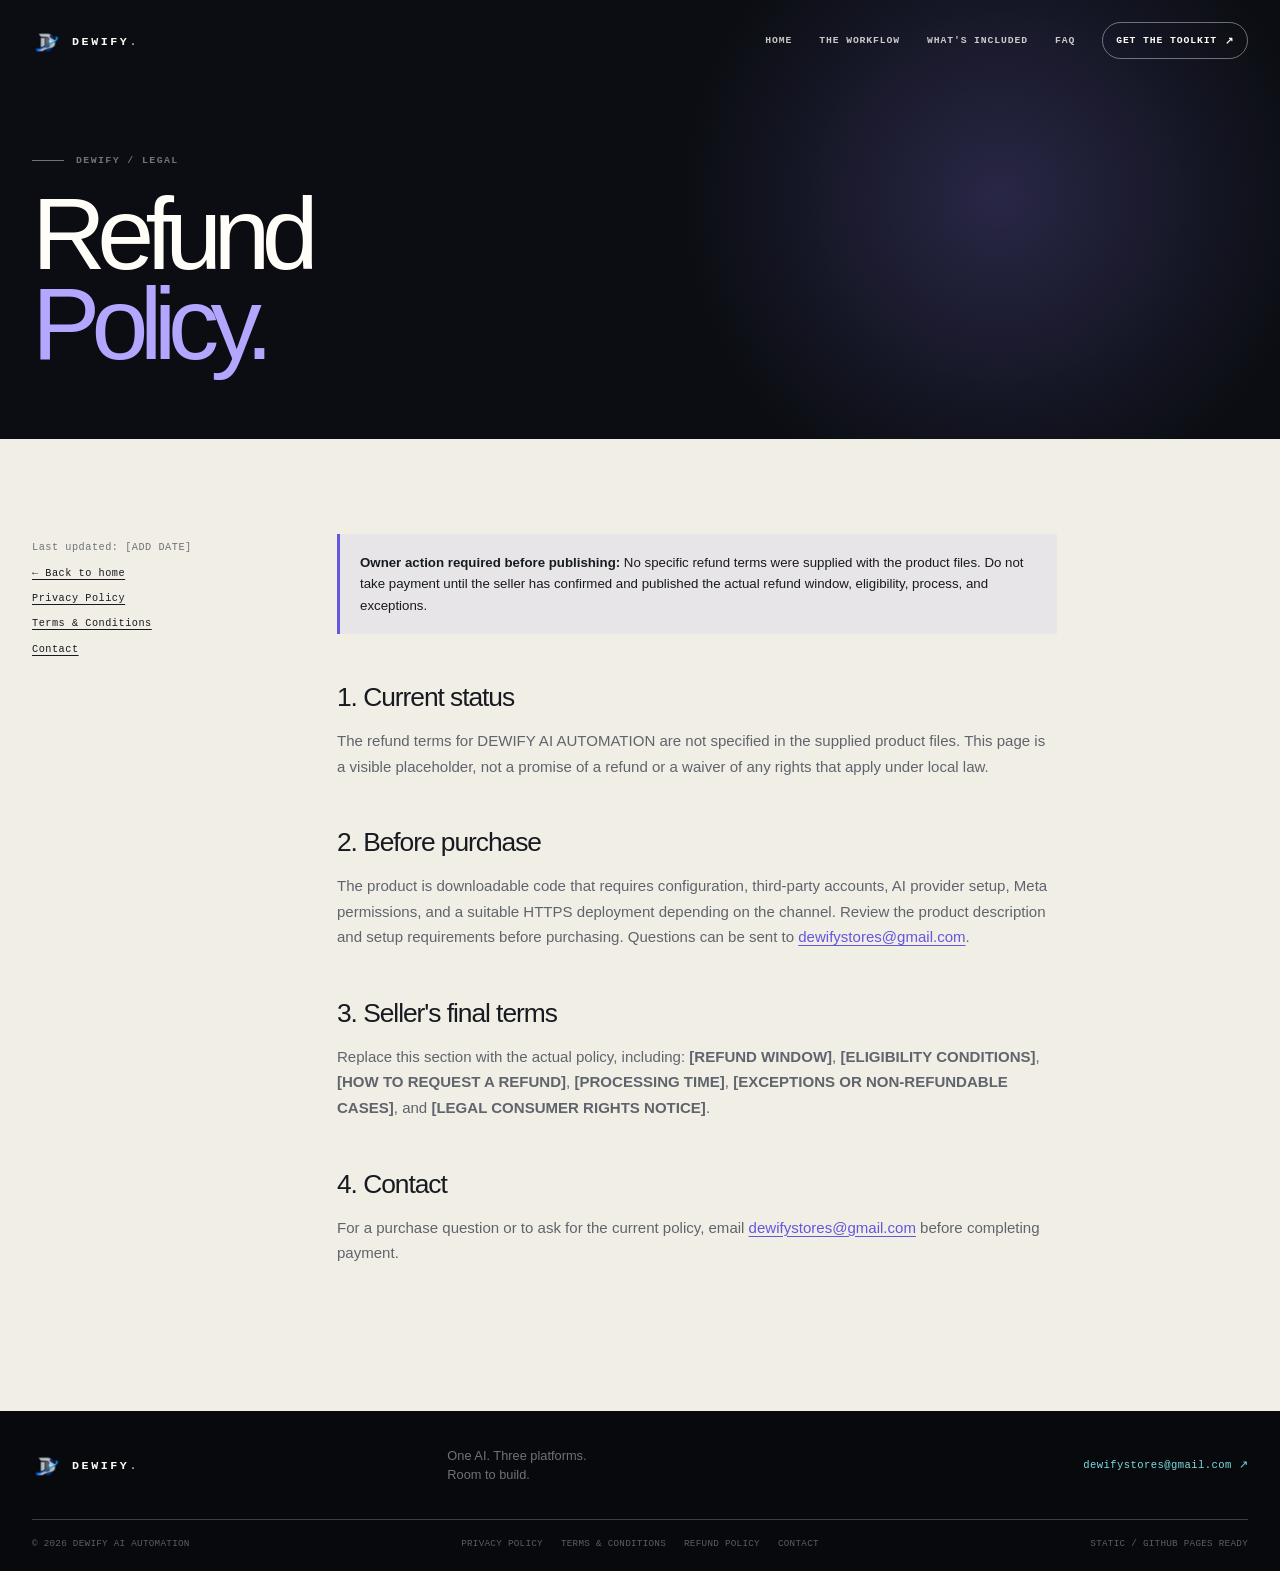
<file: refund.html>
<!doctype html>
<html lang="en">
<head>
  <meta charset="utf-8"><meta name="viewport" content="width=device-width, initial-scale=1"><meta name="theme-color" content="#0a0d15"><meta name="description" content="Refund Policy for DEWIFY AI AUTOMATION."><link rel="icon" href="assets/favicon.ico" sizes="any">
  <link rel="icon" type="image/png" sizes="256x256" href="assets/dewify-mark.png"><link rel="stylesheet" href="style.css"><title>Refund Policy — DEWIFY AI AUTOMATION</title>
</head>
<body data-page="legal">
  <a class="skip-link" href="#main-content">Skip to content</a><div class="site-shell"><header class="site-header" data-header><a class="wordmark" href="index.html" aria-label="DEWIFY AI AUTOMATION home"><img class="wordmark-mark" src="assets/dewify-mark.png" alt="" width="44" height="36" aria-hidden="true"><span class="wordmark-text">DEWIFY<span class="wordmark-dot">.</span></span></a><button class="menu-toggle" type="button" aria-expanded="false" aria-controls="site-nav" aria-label="Open navigation"><span></span><span></span></button><nav class="site-nav" id="site-nav" aria-label="Primary navigation"><a href="index.html#home">Home</a><a href="index.html#how-it-works">The Workflow</a><a href="index.html#package">What's Included</a><a href="index.html#faq">FAQ</a><a class="nav-cta js-product-cta" href="mailto:dewifystores@gmail.com?subject=DEWIFY%20AI%20AUTOMATION%20Product">Get the Toolkit <span aria-hidden="true">↗</span></a></nav></header><main id="main-content"><section class="page-hero"><div class="container"><p class="eyebrow eyebrow--light"><span class="eyebrow-line"></span> DEWIFY / LEGAL</p><h1>Refund<br><em>Policy.</em></h1></div></section><section class="legal-section"><div class="container legal-layout"><aside class="legal-aside">Last updated: [ADD DATE]<a href="index.html">← Back to home</a><a href="privacy.html">Privacy Policy</a><a href="terms.html">Terms &amp; Conditions</a><a href="contact.html">Contact</a></aside><article class="legal-copy"><div class="notice"><strong>Owner action required before publishing:</strong> No specific refund terms were supplied with the product files. Do not take payment until the seller has confirmed and published the actual refund window, eligibility, process, and exceptions.</div><h2>1. Current status</h2><p>The refund terms for DEWIFY AI AUTOMATION are not specified in the supplied product files. This page is a visible placeholder, not a promise of a refund or a waiver of any rights that apply under local law.</p><h2>2. Before purchase</h2><p>The product is downloadable code that requires configuration, third-party accounts, AI provider setup, Meta permissions, and a suitable HTTPS deployment depending on the channel. Review the product description and setup requirements before purchasing. Questions can be sent to <a href="mailto:dewifystores@gmail.com">dewifystores@gmail.com</a>.</p><h2>3. Seller's final terms</h2><p>Replace this section with the actual policy, including: <strong>[REFUND WINDOW]</strong>, <strong>[ELIGIBILITY CONDITIONS]</strong>, <strong>[HOW TO REQUEST A REFUND]</strong>, <strong>[PROCESSING TIME]</strong>, <strong>[EXCEPTIONS OR NON-REFUNDABLE CASES]</strong>, and <strong>[LEGAL CONSUMER RIGHTS NOTICE]</strong>.</p><h2>4. Contact</h2><p>For a purchase question or to ask for the current policy, email <a href="mailto:dewifystores@gmail.com">dewifystores@gmail.com</a> before completing payment.</p></article></div></section></main><footer class="site-footer"><div class="container footer-top"><a class="wordmark wordmark--footer" href="index.html" aria-label="DEWIFY AI AUTOMATION home"><img class="wordmark-mark" src="assets/dewify-mark.png" alt="" width="44" height="36" aria-hidden="true"><span class="wordmark-text">DEWIFY<span class="wordmark-dot">.</span></span></a><p>One AI. Three platforms.<br>Room to build.</p><a class="footer-email" href="mailto:dewifystores@gmail.com">dewifystores@gmail.com <span aria-hidden="true">↗</span></a></div><div class="container footer-bottom"><span>© 2026 DEWIFY AI AUTOMATION</span><nav aria-label="Legal"><a href="privacy.html">Privacy Policy</a><a href="terms.html">Terms &amp; Conditions</a><a href="refund.html" aria-current="page">Refund Policy</a><a href="contact.html">Contact</a></nav><span>Static / GitHub Pages ready</span></div></footer></div><script src="script.js" defer></script>
</body>
</html>
</file>
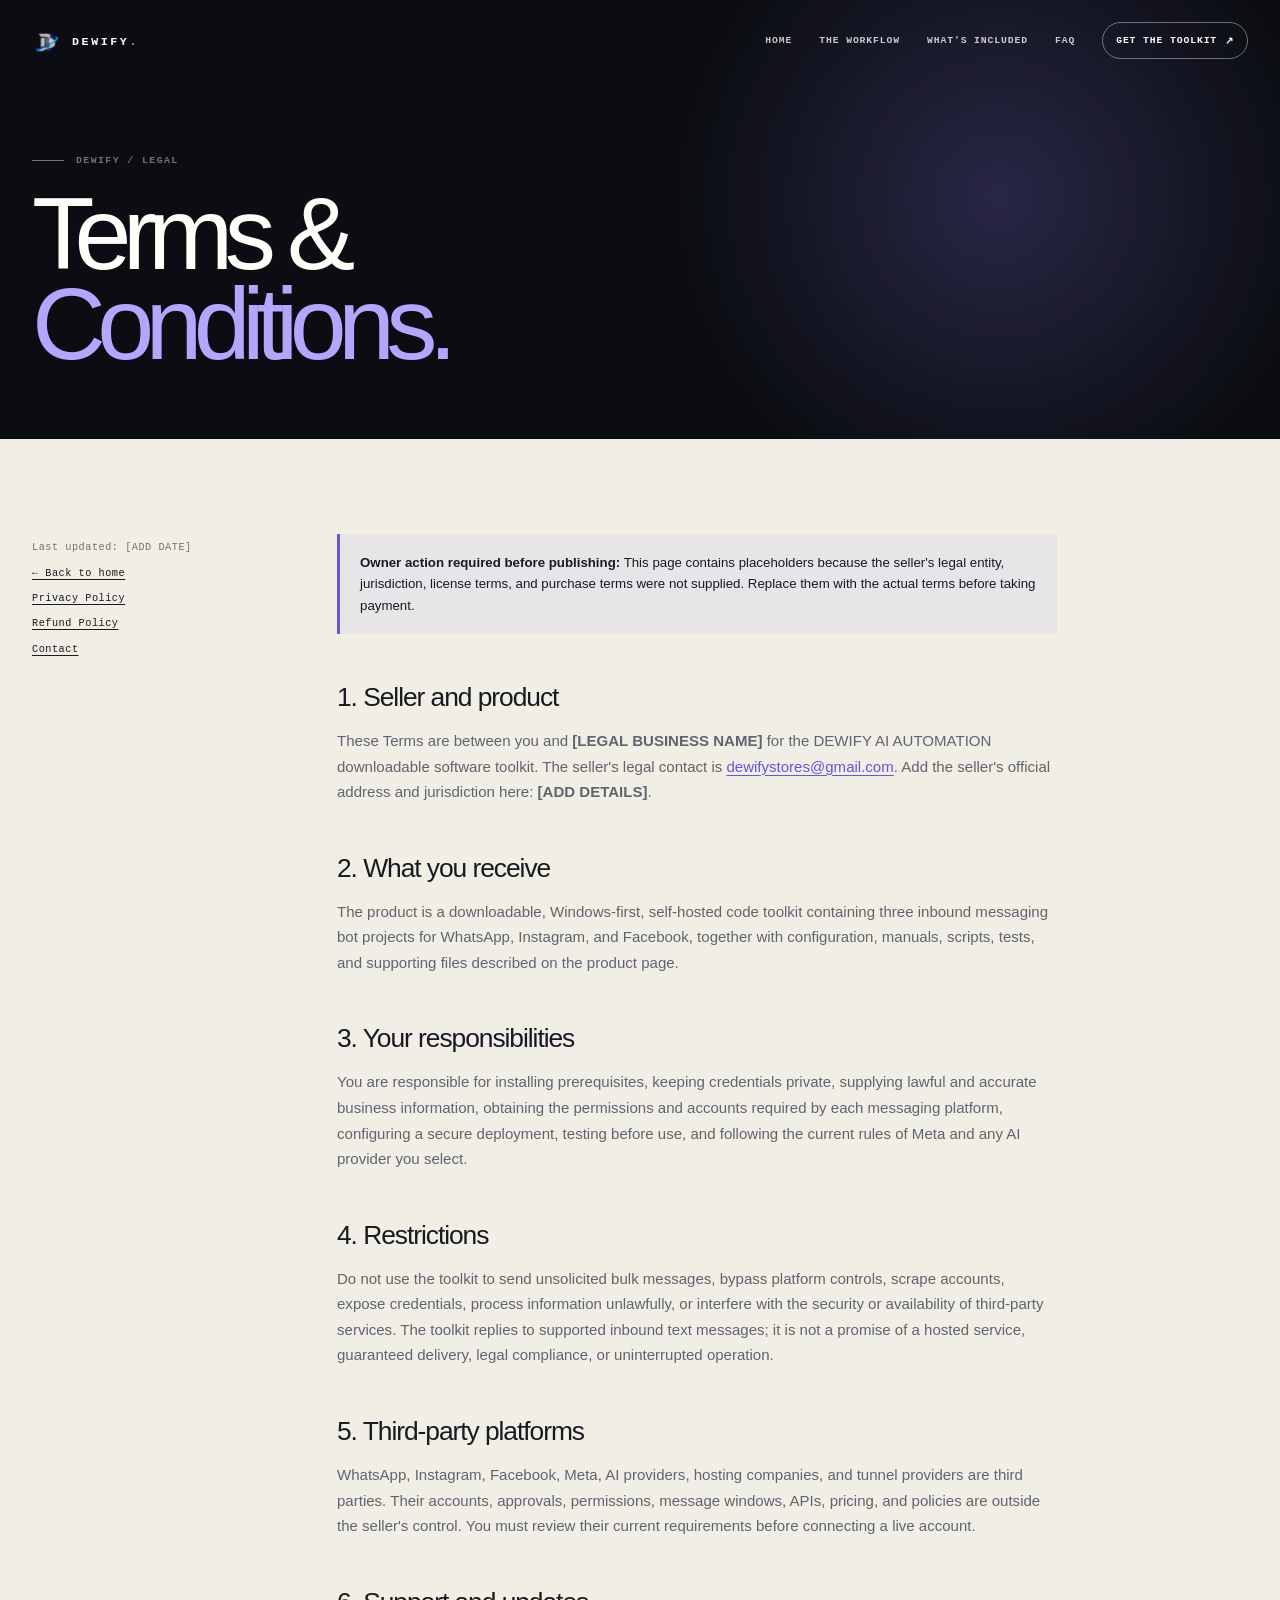
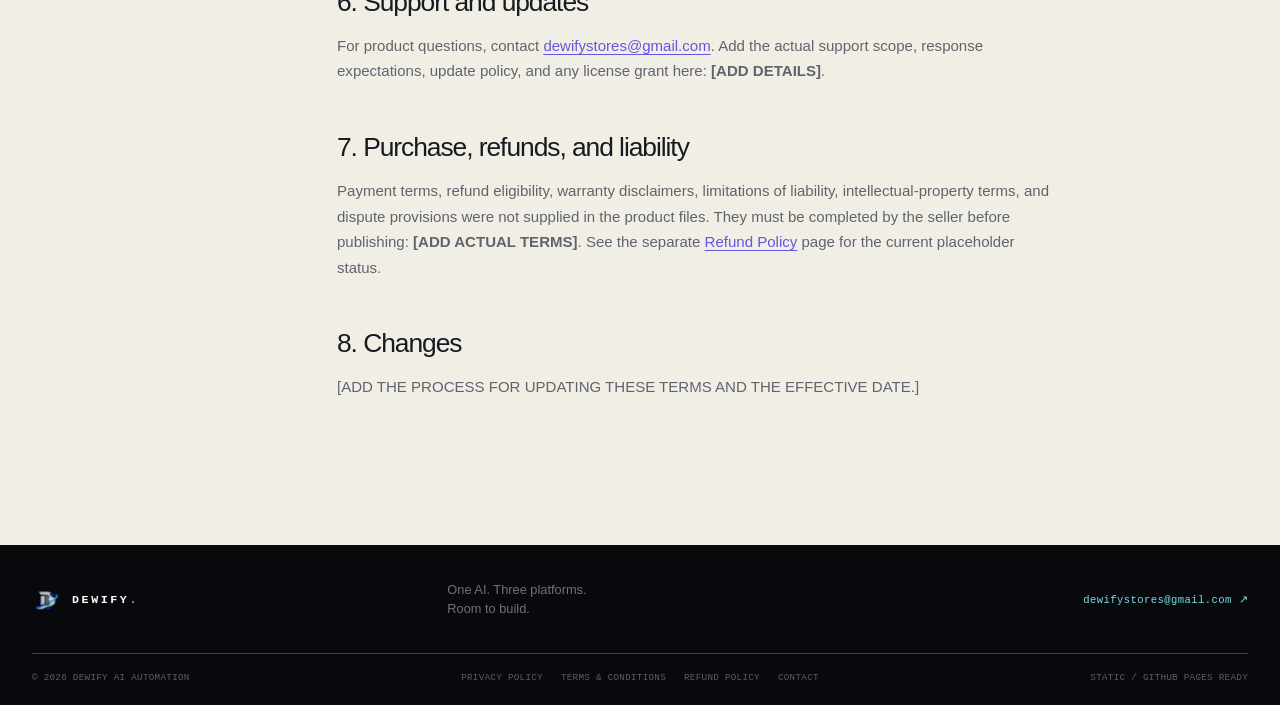
<file: terms.html>
<!doctype html>
<html lang="en">
<head>
  <meta charset="utf-8"><meta name="viewport" content="width=device-width, initial-scale=1"><meta name="theme-color" content="#0a0d15"><meta name="description" content="Terms and Conditions for DEWIFY AI AUTOMATION."><link rel="icon" href="assets/favicon.ico" sizes="any">
  <link rel="icon" type="image/png" sizes="256x256" href="assets/dewify-mark.png"><link rel="stylesheet" href="style.css"><title>Terms &amp; Conditions — DEWIFY AI AUTOMATION</title>
</head>
<body data-page="legal">
  <a class="skip-link" href="#main-content">Skip to content</a>
  <div class="site-shell">
    <header class="site-header" data-header><a class="wordmark" href="index.html" aria-label="DEWIFY AI AUTOMATION home"><img class="wordmark-mark" src="assets/dewify-mark.png" alt="" width="44" height="36" aria-hidden="true"><span class="wordmark-text">DEWIFY<span class="wordmark-dot">.</span></span></a><button class="menu-toggle" type="button" aria-expanded="false" aria-controls="site-nav" aria-label="Open navigation"><span></span><span></span></button><nav class="site-nav" id="site-nav" aria-label="Primary navigation"><a href="index.html#home">Home</a><a href="index.html#how-it-works">The Workflow</a><a href="index.html#package">What's Included</a><a href="index.html#faq">FAQ</a><a class="nav-cta js-product-cta" href="mailto:dewifystores@gmail.com?subject=DEWIFY%20AI%20AUTOMATION%20Product">Get the Toolkit <span aria-hidden="true">↗</span></a></nav></header>
    <main id="main-content"><section class="page-hero"><div class="container"><p class="eyebrow eyebrow--light"><span class="eyebrow-line"></span> DEWIFY / LEGAL</p><h1>Terms &amp;<br><em>Conditions.</em></h1></div></section><section class="legal-section"><div class="container legal-layout"><aside class="legal-aside">Last updated: [ADD DATE]<a href="index.html">← Back to home</a><a href="privacy.html">Privacy Policy</a><a href="refund.html">Refund Policy</a><a href="contact.html">Contact</a></aside><article class="legal-copy"><div class="notice"><strong>Owner action required before publishing:</strong> This page contains placeholders because the seller's legal entity, jurisdiction, license terms, and purchase terms were not supplied. Replace them with the actual terms before taking payment.</div><h2>1. Seller and product</h2><p>These Terms are between you and <strong>[LEGAL BUSINESS NAME]</strong> for the DEWIFY AI AUTOMATION downloadable software toolkit. The seller's legal contact is <a href="mailto:dewifystores@gmail.com">dewifystores@gmail.com</a>. Add the seller's official address and jurisdiction here: <strong>[ADD DETAILS]</strong>.</p><h2>2. What you receive</h2><p>The product is a downloadable, Windows-first, self-hosted code toolkit containing three inbound messaging bot projects for WhatsApp, Instagram, and Facebook, together with configuration, manuals, scripts, tests, and supporting files described on the product page.</p><h2>3. Your responsibilities</h2><p>You are responsible for installing prerequisites, keeping credentials private, supplying lawful and accurate business information, obtaining the permissions and accounts required by each messaging platform, configuring a secure deployment, testing before use, and following the current rules of Meta and any AI provider you select.</p><h2>4. Restrictions</h2><p>Do not use the toolkit to send unsolicited bulk messages, bypass platform controls, scrape accounts, expose credentials, process information unlawfully, or interfere with the security or availability of third-party services. The toolkit replies to supported inbound text messages; it is not a promise of a hosted service, guaranteed delivery, legal compliance, or uninterrupted operation.</p><h2>5. Third-party platforms</h2><p>WhatsApp, Instagram, Facebook, Meta, AI providers, hosting companies, and tunnel providers are third parties. Their accounts, approvals, permissions, message windows, APIs, pricing, and policies are outside the seller's control. You must review their current requirements before connecting a live account.</p><h2>6. Support and updates</h2><p>For product questions, contact <a href="mailto:dewifystores@gmail.com">dewifystores@gmail.com</a>. Add the actual support scope, response expectations, update policy, and any license grant here: <strong>[ADD DETAILS]</strong>.</p><h2>7. Purchase, refunds, and liability</h2><p>Payment terms, refund eligibility, warranty disclaimers, limitations of liability, intellectual-property terms, and dispute provisions were not supplied in the product files. They must be completed by the seller before publishing: <strong>[ADD ACTUAL TERMS]</strong>. See the separate <a href="refund.html">Refund Policy</a> page for the current placeholder status.</p><h2>8. Changes</h2><p>[ADD THE PROCESS FOR UPDATING THESE TERMS AND THE EFFECTIVE DATE.]</p></article></div></section></main>
    <footer class="site-footer"><div class="container footer-top"><a class="wordmark wordmark--footer" href="index.html" aria-label="DEWIFY AI AUTOMATION home"><img class="wordmark-mark" src="assets/dewify-mark.png" alt="" width="44" height="36" aria-hidden="true"><span class="wordmark-text">DEWIFY<span class="wordmark-dot">.</span></span></a><p>One AI. Three platforms.<br>Room to build.</p><a class="footer-email" href="mailto:dewifystores@gmail.com">dewifystores@gmail.com <span aria-hidden="true">↗</span></a></div><div class="container footer-bottom"><span>© 2026 DEWIFY AI AUTOMATION</span><nav aria-label="Legal"><a href="privacy.html">Privacy Policy</a><a href="terms.html" aria-current="page">Terms &amp; Conditions</a><a href="refund.html">Refund Policy</a><a href="contact.html">Contact</a></nav><span>Static / GitHub Pages ready</span></div></footer>
  </div><script src="script.js" defer></script>
</body>
</html>
</file>
<file: style.css>
:root {
  --ink: #0b0d12;
  --ink-soft: #141821;
  --paper: #f1eee6;
  --paper-deep: #e5e1d7;
  --white: #fffdf8;
  --text: #171a20;
  --muted: #6f7379;
  --line: rgba(23, 26, 32, .18);
  --line-light: rgba(255, 253, 248, .22);
  --accent: #8f82ff;
  --accent-hot: #b2a6ff;
  --cyan: #7ddde1;
  --green: #25d366;
  --ease: cubic-bezier(.2, .78, .2, 1);
  --max: 1240px;
  --sans: Inter, ui-sans-serif, -apple-system, BlinkMacSystemFont, "Segoe UI", Helvetica, Arial, sans-serif;
  --mono: "SFMono-Regular", Consolas, "Liberation Mono", Menlo, monospace;
}
* { box-sizing: border-box; }
html { background: var(--ink); scroll-behavior: smooth; }
body { margin: 0; overflow-x: hidden; color: var(--text); background: var(--paper); font-family: var(--sans); -webkit-font-smoothing: antialiased; }
body.menu-open { overflow: hidden; }
::selection { color: var(--white); background: var(--accent); }
a { color: inherit; text-decoration: none; }
button { color: inherit; font: inherit; }
img, video, svg { max-width: 100%; }
:focus { outline: none; }
:focus-visible { outline: 2px solid var(--accent); outline-offset: 4px; }
[id] { scroll-margin-top: 84px; }
.container { width: min(calc(100% - 64px), var(--max)); margin: 0 auto; }
.skip-link { position: fixed; z-index: 100; top: -60px; left: 20px; padding: 12px 16px; color: var(--ink); background: var(--accent-hot); font: 700 .68rem var(--mono); letter-spacing: .08em; text-transform: uppercase; transition: top .2s var(--ease); }
.skip-link:focus { top: 20px; }
.site-shell { overflow: clip; }
.site-header { position: fixed; z-index: 50; inset: 0 0 auto; display: flex; align-items: center; justify-content: space-between; padding: 22px max(32px, calc((100vw - var(--max)) / 2)); color: var(--white); background: transparent; transition: background-color .24s ease, padding .24s var(--ease); }
.site-header.is-scrolled { padding-top: 14px; padding-bottom: 14px; background: rgba(11, 13, 18, .85); backdrop-filter: blur(15px); }
.wordmark { display: inline-flex; align-items: center; gap: 10px; color: var(--white); font: 700 .73rem var(--mono); letter-spacing: .22em; text-transform: uppercase; }
.wordmark-mark { display: block; flex: 0 0 auto; width: 30px; height: 30px; object-fit: contain; border: 0; border-radius: 0; transform: none; }
.wordmark-text { transform: translateY(1px); }
.wordmark-dot { color: var(--accent-hot); }
.site-nav { display: flex; align-items: center; gap: 27px; font: 600 .61rem var(--mono); letter-spacing: .09em; text-transform: uppercase; }
.site-nav a { position: relative; opacity: .78; transition: opacity .2s ease, color .2s ease; }
.site-nav a:hover, .site-nav a:focus-visible { color: var(--cyan); opacity: 1; }
.site-nav a:not(.nav-cta)::after { content: ""; position: absolute; right: 0; bottom: -7px; left: 0; height: 1px; background: currentColor; transform: scaleX(0); transform-origin: right; transition: transform .2s var(--ease); }
.site-nav a:not(.nav-cta):hover::after, .site-nav a:not(.nav-cta):focus-visible::after { transform: scaleX(1); transform-origin: left; }
.nav-cta { display: inline-flex; align-items: center; gap: 8px; min-height: 37px; padding: 0 13px; border: 1px solid rgba(255, 253, 248, .4); border-radius: 999px; opacity: 1 !important; transition: color .18s ease, background-color .18s ease, border-color .18s ease; }
.nav-cta:hover, .nav-cta:focus-visible { color: var(--ink); background: var(--white); border-color: var(--white); }
.menu-toggle { display: none; width: 43px; height: 43px; align-items: center; justify-content: center; flex-direction: column; gap: 5px; border: 1px solid rgba(255, 253, 248, .45); border-radius: 50%; color: var(--white); background: transparent; cursor: pointer; }
.menu-toggle span { display: block; width: 15px; height: 1px; background: currentColor; transition: transform .18s var(--ease); }
.menu-toggle[aria-expanded="true"] span:first-child { transform: translateY(3px) rotate(45deg); }
.menu-toggle[aria-expanded="true"] span:last-child { transform: translateY(-3px) rotate(-45deg); }
/* The film */
.film { position: relative; height: 720vh; color: var(--white); background: var(--ink); }
.film-pin { position: sticky; top: 0; height: 100svh; min-height: 620px; overflow: hidden; isolation: isolate; background: var(--ink); }
.film-warm { position: absolute; z-index: -3; inset: 0; opacity: var(--warm, 0); background: var(--paper); transition: opacity .04s linear; }
.film-grid { position: absolute; z-index: -2; inset: 35% -12% -25%; opacity: .22; background-image: linear-gradient(rgba(141, 130, 255, .3) 1px, transparent 1px), linear-gradient(90deg, rgba(141, 130, 255, .3) 1px, transparent 1px); background-size: 80px 80px; transform: perspective(460px) rotateX(65deg); transform-origin: 50% 0; mask-image: linear-gradient(to bottom, transparent, #000 24%, transparent 89%); transition: opacity .4s ease; }
.film[data-scene="4"] .film-grid, .film[data-scene="5"] .film-grid { opacity: .08; }
.film-video { position: absolute; z-index: -1; top: 50%; right: 8%; width: min(50vw, 690px); aspect-ratio: 16 / 9; object-fit: cover; opacity: var(--video-opacity, 0); mix-blend-mode: screen; filter: saturate(.65) contrast(1.08); transform: translate3d(var(--pointer-x, 0px), calc(-50% + var(--pointer-y, 0px)), 0); pointer-events: none; }
.film-topline, .film-bottomline { position: absolute; z-index: 10; right: max(32px, calc((100vw - var(--max)) / 2)); left: max(32px, calc((100vw - var(--max)) / 2)); display: flex; justify-content: space-between; gap: 18px; color: rgba(255, 253, 248, .48); font: 600 .58rem var(--mono); letter-spacing: .12em; text-transform: uppercase; pointer-events: none; }
.film-topline { top: 105px; }
.film-bottomline { bottom: 25px; align-items: center; }
.film-scroll-note { display: inline-flex; align-items: center; gap: 11px; }
.scroll-line { display: inline-block; width: 42px; height: 1px; background: currentColor; }
.film-copy { position: absolute; z-index: 9; inset: 0; pointer-events: none; }
.film-scene { position: absolute; z-index: 1; top: 25%; left: 0; width: min(560px, 50%); opacity: 0; clip-path: inset(0 100% 0 0); transform: none; transition: clip-path .42s cubic-bezier(.16, 1, .3, 1), opacity .12s linear; }
.film-scene.is-active { z-index: 2; opacity: 1; clip-path: inset(0 0 0 0); transform: none; }
.film-scene.is-past { opacity: 0; clip-path: inset(0 0 0 100%); transform: none; }
.film-scene--arrival { top: 27%; }
.film-scene--converge, .film-scene--product { top: 24%; }
.film-scene--finish { top: 28%; }
.scene-kicker, .eyebrow { display: flex; align-items: center; gap: 12px; margin: 0 0 23px; color: rgba(255, 253, 248, .58); font: 700 .62rem var(--mono); letter-spacing: .14em; text-transform: uppercase; }
.kicker-line, .eyebrow-line { display: inline-block; width: 32px; height: 1px; background: currentColor; }
h1, h2, h3, p { margin-top: 0; }
h1, h2 { margin-bottom: 0; font-weight: 520; letter-spacing: -.085em; }
.film h1 { max-width: 100%; font-size: clamp(3.5rem, 6.1vw, 5.5rem); line-height: .84; }
.film h2 { max-width: 8ch; font-size: clamp(3.5rem, 6.3vw, 6.8rem); line-height: .88; }
h1 em, h2 em { color: var(--accent-hot); font-style: normal; }
.film[data-scene="4"] .film-scene, .film[data-scene="5"] .film-scene { color: var(--ink); }
.film[data-scene="4"] .scene-kicker, .film[data-scene="5"] .scene-kicker { color: rgba(23, 26, 32, .56); }
.film[data-scene="4"] .scene-lede, .film[data-scene="5"] .scene-lede { color: rgba(23, 26, 32, .63); }
.film[data-scene="4"] .scene-tag, .film[data-scene="5"] .scene-tag { color: rgba(23, 26, 32, .5); border-color: rgba(23, 26, 32, .26); }
.film[data-scene="4"] h2 em, .film[data-scene="5"] h2 em { color: #6456de; }
.scene-lede { max-width: 445px; margin: 28px 0 29px; color: rgba(255, 253, 248, .68); font-size: 1rem; line-height: 1.55; }
.scene-actions, .finish-actions { display: flex; flex-wrap: wrap; align-items: center; gap: 22px; pointer-events: auto; }
.scene-footnote, .cta-note { display: flex; align-items: center; gap: 9px; margin: 17px 0 0; color: rgba(255, 253, 248, .43); font: .62rem var(--mono); letter-spacing: .02em; }
.status-dot { width: 7px; height: 7px; border-radius: 50%; background: var(--green); box-shadow: 0 0 0 4px rgba(37, 211, 102, .1); }
.scene-tag { display: inline-flex; align-items: center; min-height: 31px; padding: 0 11px; border: 1px solid rgba(255, 253, 248, .28); color: rgba(255, 253, 248, .58); font: 600 .58rem var(--mono); letter-spacing: .08em; }
.button { display: inline-flex; align-items: center; justify-content: center; gap: 12px; min-height: 49px; padding: 0 20px; border: 1px solid transparent; border-radius: 999px; font: 800 .66rem var(--mono); letter-spacing: .09em; text-transform: uppercase; transition: color .18s ease, background-color .18s ease, border-color .18s ease, transform .18s var(--ease); }
.button:hover, .button:focus-visible { transform: translateY(-2px); }
.button--accent { color: var(--ink); background: var(--accent-hot); }
.button--accent:hover, .button--accent:focus-visible { color: var(--ink); background: var(--white); }
.button--large { min-height: 56px; padding-inline: 24px; }
.text-link { display: inline-flex; align-items: center; gap: 9px; color: var(--text); font: 700 .66rem var(--mono); letter-spacing: .09em; text-transform: uppercase; }
.text-link span { transition: transform .18s var(--ease); }
.text-link:hover span, .text-link:focus-visible span { transform: translate(3px, 3px); }
.text-link--light { color: var(--white); }
.film-graphic { position: absolute; z-index: 2; top: 50%; right: max(24px, calc((100vw - var(--max)) / 2 - 80px)); width: min(67vw, 840px); aspect-ratio: 1.2 / 1; transform: translate3d(var(--pointer-x, 0px), calc(-50% + var(--pointer-y, 0px)), 0); pointer-events: none; }
.workflow-svg { position: absolute; inset: 0; width: 100%; height: 100%; overflow: visible; }
.route { fill: none; stroke-width: 2.2; stroke-dasharray: 1; stroke-dashoffset: calc(1 - var(--route-draw, 0)); transition: none; }
.route--wa { stroke: url(#routeWa); }
.route--ig { stroke: url(#routeIg); }
.route--fb { stroke: url(#routeFb); }
.route--orbit { stroke: rgba(143, 130, 255, .6); stroke-width: 1.5; }
.route--orbit-two { stroke: rgba(125, 221, 225, .45); }
.platform-node { opacity: var(--node-opacity, 0); transform-origin: center; }
.node-disc { stroke: rgba(255, 255, 255, .85); stroke-width: 1; }
.node-disc--wa { fill: #25d366; }
.node-disc--ig { fill: url(#routeIg); }
.node-disc--fb { fill: #0866ff; }
.platform-node image { filter: brightness(0) invert(1); }
.node-ring { fill: none; stroke: currentColor; stroke-width: 1; stroke-dasharray: 3 9; opacity: .55; }
.platform-node--wa { color: #25d366; }
.platform-node--ig { color: #d84f9a; }
.platform-node--fb { color: #0866ff; }
.core-node { opacity: var(--core-opacity, 0); transform-origin: center; }
.core-halo { fill: rgba(143, 130, 255, .09); stroke: rgba(143, 130, 255, .3); stroke-width: 1; }
.core-disc { fill: var(--ink); stroke: var(--accent-hot); stroke-width: 1.5; }
.core-node image { image-rendering: auto; }
.core-ring { fill: none; stroke: var(--accent-hot); stroke-width: 1; stroke-dasharray: 2 13; }
.signal-node { opacity: var(--signal-opacity, 0); fill: var(--accent-hot); color: rgba(255, 253, 248, .54); font: 600 10px var(--mono); letter-spacing: .1em; }
.signal-node text { fill: currentColor; }
.signal-node--one { transform: translate(610px, 285px); }
.signal-node--two { transform: translate(685px, 430px); }
.signal-node--three { transform: translate(575px, 540px); }
.message-shape { position: absolute; width: 185px; padding: 17px; border: 1px solid rgba(255, 253, 248, .36); background: rgba(11, 13, 18, .52); opacity: var(--message-opacity, 0); transform: translate3d(var(--message-x, 0), var(--message-y, 0), 0) rotate(var(--message-rotate, 0deg)); transition: opacity .08s linear; }
.message-shape::after { content: ""; position: absolute; right: 15px; bottom: -8px; width: 15px; height: 15px; border-right: 1px solid rgba(255, 253, 248, .36); border-bottom: 1px solid rgba(255, 253, 248, .36); background: rgba(11, 13, 18, .52); transform: skew(0, 38deg); }
.message-shape span { display: block; width: 70%; height: 4px; margin-bottom: 7px; background: rgba(255, 253, 248, .72); }
.message-shape span:nth-child(2) { width: 50%; opacity: .55; }
.message-shape span:nth-child(3) { width: 82%; margin-bottom: 0; opacity: .3; }
.message-shape--one { top: 23%; left: 8%; }
.message-shape--two { top: 45%; left: 32%; }
.message-shape--three { top: 64%; left: 6%; }
.film-file-card { position: absolute; z-index: 5; right: max(35px, calc((100vw - var(--max)) / 2)); bottom: 16%; display: flex; align-items: flex-start; flex-direction: column; gap: 7px; padding: 15px 17px; border: 1px solid rgba(255, 253, 248, .28); color: var(--white); background: rgba(11, 13, 18, .74); opacity: 0; transform: translate3d(0, 24px, 0); transition: opacity .22s ease, transform .45s var(--ease); pointer-events: none; }
.film-file-card span { color: var(--cyan); font: 600 .55rem var(--mono); letter-spacing: .13em; }
.film-file-card strong { font: 700 .8rem var(--mono); }
.film-file-card small { color: rgba(255, 253, 248, .5); font: .62rem var(--mono); }
.film[data-scene="5"] .film-file-card { opacity: 1; transform: translate3d(0, 0, 0); }
.film[data-scene="6"] .film-file-card { opacity: .25; }
/* Calm information scenes */
.calm-section { padding: 150px 0; color: var(--text); background: var(--paper); }
.calm-section:nth-of-type(odd) { background: var(--paper-deep); }
.calm-intro, .workflow-heading { max-width: var(--max); margin-bottom: 88px; }
.eyebrow { color: var(--muted); }
.calm-intro h2, .workflow-heading h2, .faq-heading h2 { font-size: clamp(3.3rem, 6vw, 6.1rem); line-height: .9; }
.calm-intro h2 em, .workflow-heading h2 em, .faq-heading h2 em { color: #6456de; }
.calm-lede { max-width: 410px; margin: 28px 0 0; color: var(--muted); font-size: .97rem; line-height: 1.62; }
.package-grid { display: block; width: min(calc(100% - 64px), 1100px); margin-inline: auto; }
.file-tree--large { max-width: 920px; margin-inline: auto; }
/* Product artwork: preserve the cover's true square ratio; no browser-window mockup. */
.product-showcase { display: grid; grid-template-columns: minmax(0, 1.04fr) minmax(270px, .96fr); gap: clamp(38px, 7vw, 92px); align-items: center; max-width: 1050px; margin: 0 auto 105px; }
.product-artwork { min-width: 0; width: 100%; }
.product-cover-open { position: relative; display: block; width: 100%; padding: 0; border: 0; color: inherit; background: transparent; text-align: left; cursor: zoom-in; }
.product-cover-image { display: block; width: 100%; height: auto; aspect-ratio: 1 / 1; object-fit: contain; border: 0; transform: translateZ(0); transition: filter .2s ease, transform .28s cubic-bezier(.2, .78, .2, 1); }
.product-cover-open:hover .product-cover-image, .product-cover-open:focus-visible .product-cover-image { filter: brightness(1.06); transform: scale(1.012); }
.cover-open-cue { position: absolute; right: 14px; bottom: 14px; display: inline-flex; align-items: center; gap: 8px; padding: 9px 11px; color: #fff; background: rgba(7, 9, 13, .76); font: 600 .58rem var(--mono); letter-spacing: .09em; }
.cover-open-cue span { color: var(--accent-hot); font-size: .8rem; }
.product-image-caption { margin: 13px 0 0; color: var(--muted); font: .58rem var(--mono); letter-spacing: .08em; line-height: 1.5; }
.product-copy { max-width: 470px; }
.product-eyebrow { margin: 0 0 18px; color: #6456de; font: 700 .62rem var(--mono); letter-spacing: .12em; }
.product-copy h3 { max-width: 11ch; margin: 0; color: var(--text); font-size: clamp(2.4rem, 4.2vw, 4rem); font-weight: 570; letter-spacing: -.075em; line-height: .91; }
.product-description { margin: 24px 0 22px; color: var(--muted); font-size: .95rem; line-height: 1.7; }
.product-includes { display: grid; gap: 10px; margin: 0 0 28px; padding: 0; list-style: none; }
.product-includes li { position: relative; padding-left: 21px; color: var(--text); font-size: .84rem; line-height: 1.45; }
.product-includes li::before { content: ""; position: absolute; top: .53em; left: 0; width: 7px; height: 7px; border: 1px solid #6456de; border-radius: 50%; }
.button--dark { color: var(--white); background: var(--ink); border-color: var(--ink); }
.button--dark:hover, .button--dark:focus-visible { color: var(--ink); background: var(--accent-hot); border-color: var(--accent-hot); }
.product-requirement { max-width: 360px; margin: 16px 0 0; color: var(--muted); font-size: .75rem; line-height: 1.55; }
.cover-lightbox { position: fixed; inset: 0; width: min(94vw, 1000px); max-width: none; max-height: 94svh; padding: 48px 22px 22px; border: 1px solid rgba(255, 255, 255, .15); color: var(--white); background: #080a0f; overflow: auto; }
.cover-lightbox[open] { display: flex; align-items: center; flex-direction: column; justify-content: center; gap: 12px; }
.cover-lightbox::backdrop { background: rgba(0, 0, 0, .88); backdrop-filter: blur(4px); }
.cover-lightbox > img { display: block; width: auto; height: auto; max-width: min(100%, 800px); max-height: calc(94svh - 105px); aspect-ratio: 1 / 1; object-fit: contain; }
.cover-lightbox > p { margin: 0; color: rgba(255, 253, 248, .55); font: .6rem var(--mono); letter-spacing: .1em; text-align: center; }
.cover-lightbox-close { position: absolute; top: 12px; right: 12px; display: inline-flex; align-items: center; gap: 8px; padding: 9px 11px; border: 1px solid rgba(255, 255, 255, .24); color: var(--white); background: transparent; font: 600 .6rem var(--mono); letter-spacing: .08em; cursor: pointer; }
.cover-lightbox-close span { color: var(--accent-hot); font-size: 1rem; line-height: 1; }
.file-tree { padding: 20px; border: 1px solid var(--line); background: rgba(255, 255, 255, .38); font: .69rem var(--mono); }
.tree-topline { display: flex; justify-content: space-between; gap: 20px; margin-bottom: 12px; padding-bottom: 12px; border-bottom: 1px solid var(--line); color: var(--muted); font-size: .58rem; letter-spacing: .1em; }
.tree-row { display: grid; grid-template-columns: 20px minmax(0, 1fr) minmax(90px, auto); gap: 8px; align-items: center; min-height: 35px; border-bottom: 1px solid rgba(23, 26, 32, .08); }
.tree-row strong { font-weight: 650; }
.tree-row code { overflow-wrap: anywhere; }
.tree-row > span:last-child { color: var(--muted); font-size: .58rem; text-align: right; }
.tree-row--child { padding-left: 16px; color: var(--muted); }
.tree-glyph { color: #6456de; }
.tree-footnote { margin: 18px 0 0; color: var(--muted); font: .64rem var(--sans); line-height: 1.55; }
.workflow-section { background: var(--paper-deep); }
.workflow-steps { display: grid; grid-template-columns: repeat(3, 1fr); gap: 1px; border-top: 1px solid var(--line); border-bottom: 1px solid var(--line); }
.workflow-steps article { min-height: 275px; padding: 26px 24px 24px; border-right: 1px solid var(--line); }
.workflow-steps article:last-child { border-right: 0; }
.workflow-steps span { color: #6456de; font: 700 .66rem var(--mono); letter-spacing: .12em; }
.workflow-steps h3 { max-width: 220px; margin: 68px 0 13px; font-size: 1.7rem; line-height: .98; letter-spacing: -.06em; }
.workflow-steps p { max-width: 280px; margin: 0; color: var(--muted); font-size: .86rem; line-height: 1.55; }
.setup-callout { display: flex; gap: 18px; align-items: flex-start; max-width: 760px; margin-top: 74px; margin-left: max(32px, calc((100% - var(--max)) / 2 + 70px)); }
.setup-callout p { margin: 0; color: var(--muted); font-size: .86rem; line-height: 1.6; }
.callout-mark { color: #6456de; font-size: 1.2rem; }
.faq-section { background: var(--paper); }
.faq-layout { display: grid; grid-template-columns: minmax(0, .72fr) minmax(360px, 1fr); gap: 100px; align-items: start; }
.faq-list { border-top: 1px solid var(--line); }
details { border-bottom: 1px solid var(--line); }
summary { display: flex; align-items: center; justify-content: space-between; gap: 20px; min-height: 74px; padding: 16px 0; color: var(--text); font-size: 1.04rem; font-weight: 650; letter-spacing: -.025em; cursor: pointer; list-style: none; }
summary::-webkit-details-marker { display: none; }
summary::after { content: "+"; color: #6456de; font: 400 1.4rem var(--mono); transition: transform .18s var(--ease); }
details[open] summary::after { transform: rotate(45deg); }
details p { max-width: 600px; margin: -2px 34px 23px 0; color: var(--muted); font-size: .87rem; line-height: 1.62; }
details a, .legal-copy a { color: #6456de; text-decoration: underline; text-underline-offset: 3px; }
.finish-section { padding: 165px 0 180px; color: var(--white); background: var(--ink); }
.finish-inner { display: flex; align-items: flex-start; flex-direction: column; }
.finish-inner h2 { max-width: 8ch; font-size: clamp(3.7rem, 7vw, 7rem); line-height: .87; }
.finish-inner h2 em { color: var(--accent-hot); }
.finish-inner > p:not(.eyebrow):not(.cta-note) { max-width: 380px; margin: 29px 0; color: rgba(255, 253, 248, .58); font-size: .96rem; line-height: 1.6; }
.finish-actions { pointer-events: auto; }
.cta-note--light { color: rgba(255, 253, 248, .42); }
/* Footer */
.site-footer { color: var(--white); background: #07090d; }
.footer-top { display: grid; grid-template-columns: 1fr 1fr 1fr; gap: 30px; align-items: center; padding-top: 35px; padding-bottom: 35px; border-bottom: 1px solid var(--line-light); }
.footer-top p { margin: 0; color: rgba(255, 253, 248, .43); font-size: .8rem; line-height: 1.5; }
.footer-email { justify-self: end; color: var(--cyan); font: .66rem var(--mono); letter-spacing: .04em; }
.footer-bottom { display: flex; justify-content: space-between; gap: 20px; padding-top: 18px; padding-bottom: 22px; color: rgba(255, 253, 248, .35); font: .58rem var(--mono); letter-spacing: .03em; text-transform: uppercase; }
.footer-bottom nav { display: flex; flex-wrap: wrap; justify-content: center; gap: 18px; }
.footer-bottom a { transition: color .18s ease; }
.footer-bottom a:hover, .footer-bottom a:focus-visible { color: var(--white); }
/* Legal pages */
.page-hero { min-height: 46vh; display: flex; align-items: end; padding: 155px 0 70px; color: var(--white); background: radial-gradient(circle at 78% 45%, rgba(143, 130, 255, .22), transparent 31%), var(--ink); }
.page-hero h1 { max-width: 9ch; margin: 0; font-size: clamp(4rem, 8vw, 7.5rem); line-height: .88; }
.page-hero h1 em { color: var(--accent-hot); }
.legal-section { padding: 95px 0 130px; background: var(--paper); }
.legal-layout { display: grid; grid-template-columns: 220px minmax(0, 720px); gap: 85px; align-items: start; }
.legal-aside { position: sticky; top: 110px; padding-top: 5px; color: var(--muted); font: .64rem var(--mono); letter-spacing: .05em; line-height: 1.7; }
.legal-aside a { display: block; margin-top: 8px; color: var(--text); text-decoration: underline; text-underline-offset: 3px; }
.legal-copy h2 { margin: 48px 0 15px; font-size: 1.65rem; letter-spacing: -.04em; }
.legal-copy h2:first-child { margin-top: 0; }
.legal-copy p, .legal-copy li { color: #5f646d; font-size: .94rem; line-height: 1.7; }
.legal-copy ul { padding-left: 20px; }
.legal-copy .notice { margin: 0 0 32px; padding: 18px 20px; border-left: 3px solid #6456de; background: rgba(143, 130, 255, .09); color: var(--text); font-size: .83rem; line-height: 1.6; }
.contact-card { display: flex; align-items: center; justify-content: space-between; gap: 25px; margin-top: 35px; padding: 25px; border: 1px solid var(--line); background: rgba(255, 255, 255, .35); }
.contact-card p { margin: 0; }
.contact-card a { font: 600 .76rem var(--mono); }
@media (max-width: 980px) {
  .film { height: 660vh; }
  .film-graphic { right: -2vw; width: 66vw; }
  .film-scene { width: 48%; }
  .package-grid, .faq-layout { gap: 55px; }
  .product-showcase { gap: 34px; }
}
@media (max-width: 720px) {
  .container { width: min(calc(100% - 40px), var(--max)); }
  .site-header { padding: 17px 20px; }
  .site-header.is-scrolled { padding-top: 11px; padding-bottom: 11px; }
  .menu-toggle { display: inline-flex; }
  .site-nav { position: fixed; inset: 69px 14px auto; display: flex; align-items: stretch; flex-direction: column; gap: 0; padding: 8px; border: 1px solid rgba(255, 253, 248, .24); background: rgba(11, 13, 18, .97); opacity: 0; pointer-events: none; transform: translateY(-7px); transition: opacity .18s ease, transform .18s var(--ease); }
  .site-nav.is-open { opacity: 1; pointer-events: auto; transform: translateY(0); }
  .site-nav a { display: flex; align-items: center; min-height: 48px; padding: 0 14px; }
  .site-nav a:not(.nav-cta)::after { display: none; }
  .site-nav .nav-cta { justify-content: center; margin-top: 6px; border-radius: 7px; }
  .film { height: 600vh; }
  .film-pin { min-height: 660px; }
  .film-topline { top: 89px; right: 20px; left: 20px; font-size: .5rem; }
  .film-bottomline { right: 20px; bottom: 18px; left: 20px; font-size: .5rem; }
  .film-scroll-note { display: none; }
  .film-copy { inset: 0; width: 100%; max-width: none; margin: 0; padding: 0; }
  .film-scene { top: 22%; left: 20px; width: calc(100% - 40px); }
  .film-scene--arrival { top: 19%; }
  .film-scene--converge, .film-scene--product { top: 16%; }
  .film-scene--finish { top: 18%; }
  .film h1 { max-width: 100%; font-size: clamp(2.3rem, 11.2vw, 4.4rem); line-height: .86; }
  .film h2 { max-width: 8ch; font-size: clamp(3rem, 12vw, 5rem); }
  .scene-lede { max-width: 330px; font-size: .86rem; }
  .scene-actions { gap: 16px; }
  .film-graphic { top: 57%; right: -21%; width: 126vw; transform: translateY(-50%); opacity: .88; }
  .film-video { top: 57%; right: -18%; width: 122vw; transform: translateY(-50%); }
  .film-grid { inset: 42% -30% -20%; background-size: 58px 58px; }
  .message-shape { width: 135px; padding: 12px; }
  .film-file-card { right: 20px; bottom: 18%; padding: 12px; }
  .film-file-card strong { font-size: .65rem; }
  .film-file-card small { font-size: .52rem; }
  .calm-section { padding: 98px 0; }
  .calm-intro, .workflow-heading { margin-bottom: 58px; }
  .calm-intro h2, .workflow-heading h2, .faq-heading h2 { font-size: clamp(3.1rem, 14vw, 5.2rem); }
  .package-grid, .faq-layout { display: block; }
  .package-grid { width: calc(100% - 40px); }
  .product-showcase { display: flex; flex-direction: column; align-items: stretch; gap: 35px; margin-bottom: 70px; }
  .product-artwork { max-width: 520px; margin-inline: auto; }
  .product-copy { max-width: 520px; }
  .product-copy h3 { max-width: 12ch; font-size: clamp(2.5rem, 11vw, 4rem); }
  .cover-lightbox { width: 100%; max-width: 100%; max-height: 100svh; padding: 52px 12px 16px; border: 0; }
  .cover-lightbox > img { max-width: 100%; max-height: calc(100svh - 105px); }
  .file-tree { overflow-x: auto; }
  .tree-row { min-width: 430px; }
  .workflow-steps { display: block; }
  .workflow-steps article { min-height: 0; padding: 23px 0; border-right: 0; border-bottom: 1px solid var(--line); }
  .workflow-steps article:last-child { border-bottom: 0; }
  .workflow-steps h3 { margin: 38px 0 12px; font-size: 1.45rem; }
  .setup-callout { margin: 54px auto 0; }
  .faq-list { margin-top: 49px; }
  summary { min-height: 68px; font-size: .95rem; }
  details p { margin-right: 0; font-size: .82rem; }
  .finish-section { padding: 108px 0 120px; }
  .finish-inner h2 { font-size: clamp(3.5rem, 15vw, 6rem); }
  .footer-top { display: flex; align-items: flex-start; flex-direction: column; gap: 22px; }
  .footer-email { align-self: flex-start; }
  .footer-bottom { align-items: flex-start; flex-direction: column; gap: 25px; }
  .footer-bottom nav { justify-content: flex-start; }
  .legal-section { padding: 70px 0 100px; }
  .legal-layout { display: block; }
  .legal-aside { position: static; margin-bottom: 52px; }
  .legal-copy h2 { margin-top: 38px; font-size: 1.4rem; }
  .contact-card { align-items: flex-start; flex-direction: column; }
}
@media (prefers-reduced-motion: reduce) {
  *, *::before, *::after { scroll-behavior: auto !important; transition-duration: .01ms !important; animation-duration: .01ms !important; animation-iteration-count: 1 !important; }
  html { scroll-behavior: auto; }
  .film { height: auto; }
  .film-pin { position: relative; height: auto; min-height: 0; padding: 130px 0 90px; }
  .film-warm { display: none; }
  .film-scene { position: relative; top: auto; left: auto; width: min(calc(100% - 40px), var(--max)); margin: 0 auto 95px; opacity: 1 !important; clip-path: none !important; transform: none !important; visibility: visible !important; pointer-events: auto; }
  .film-scene:not(.film-scene--arrival) { padding-top: 30px; border-top: 1px solid rgba(255, 253, 248, .22); }
  .product-cover-open:hover .product-cover-image, .product-cover-open:focus-visible .product-cover-image { transform: none; }
  .film-graphic { position: relative; top: auto; right: auto; width: min(calc(100% - 40px), 620px); margin: -25px auto 70px; transform: none; opacity: .75; }
  .film-video { position: relative; top: auto; right: auto; display: block; width: min(calc(100% - 40px), 620px); margin: -25px auto 70px; transform: none; opacity: .7; }
  .film-file-card, .film-bottomline { display: none; }
  .film-copy { position: relative; inset: auto; }
  .film-topline { top: 94px; }
  .route { stroke-dashoffset: 0; }
  .platform-node, .core-node, .signal-node, .message-shape { opacity: 1; }
  .message-shape { transform: none; position: relative; top: auto; left: auto; margin: -16px 0 30px auto; }
  .film[data-scene] .film-scene { color: var(--white); }
}
@media (hover: none), (pointer: coarse) {
  .button:hover, .button:focus-visible { transform: none; }
}
</file>
